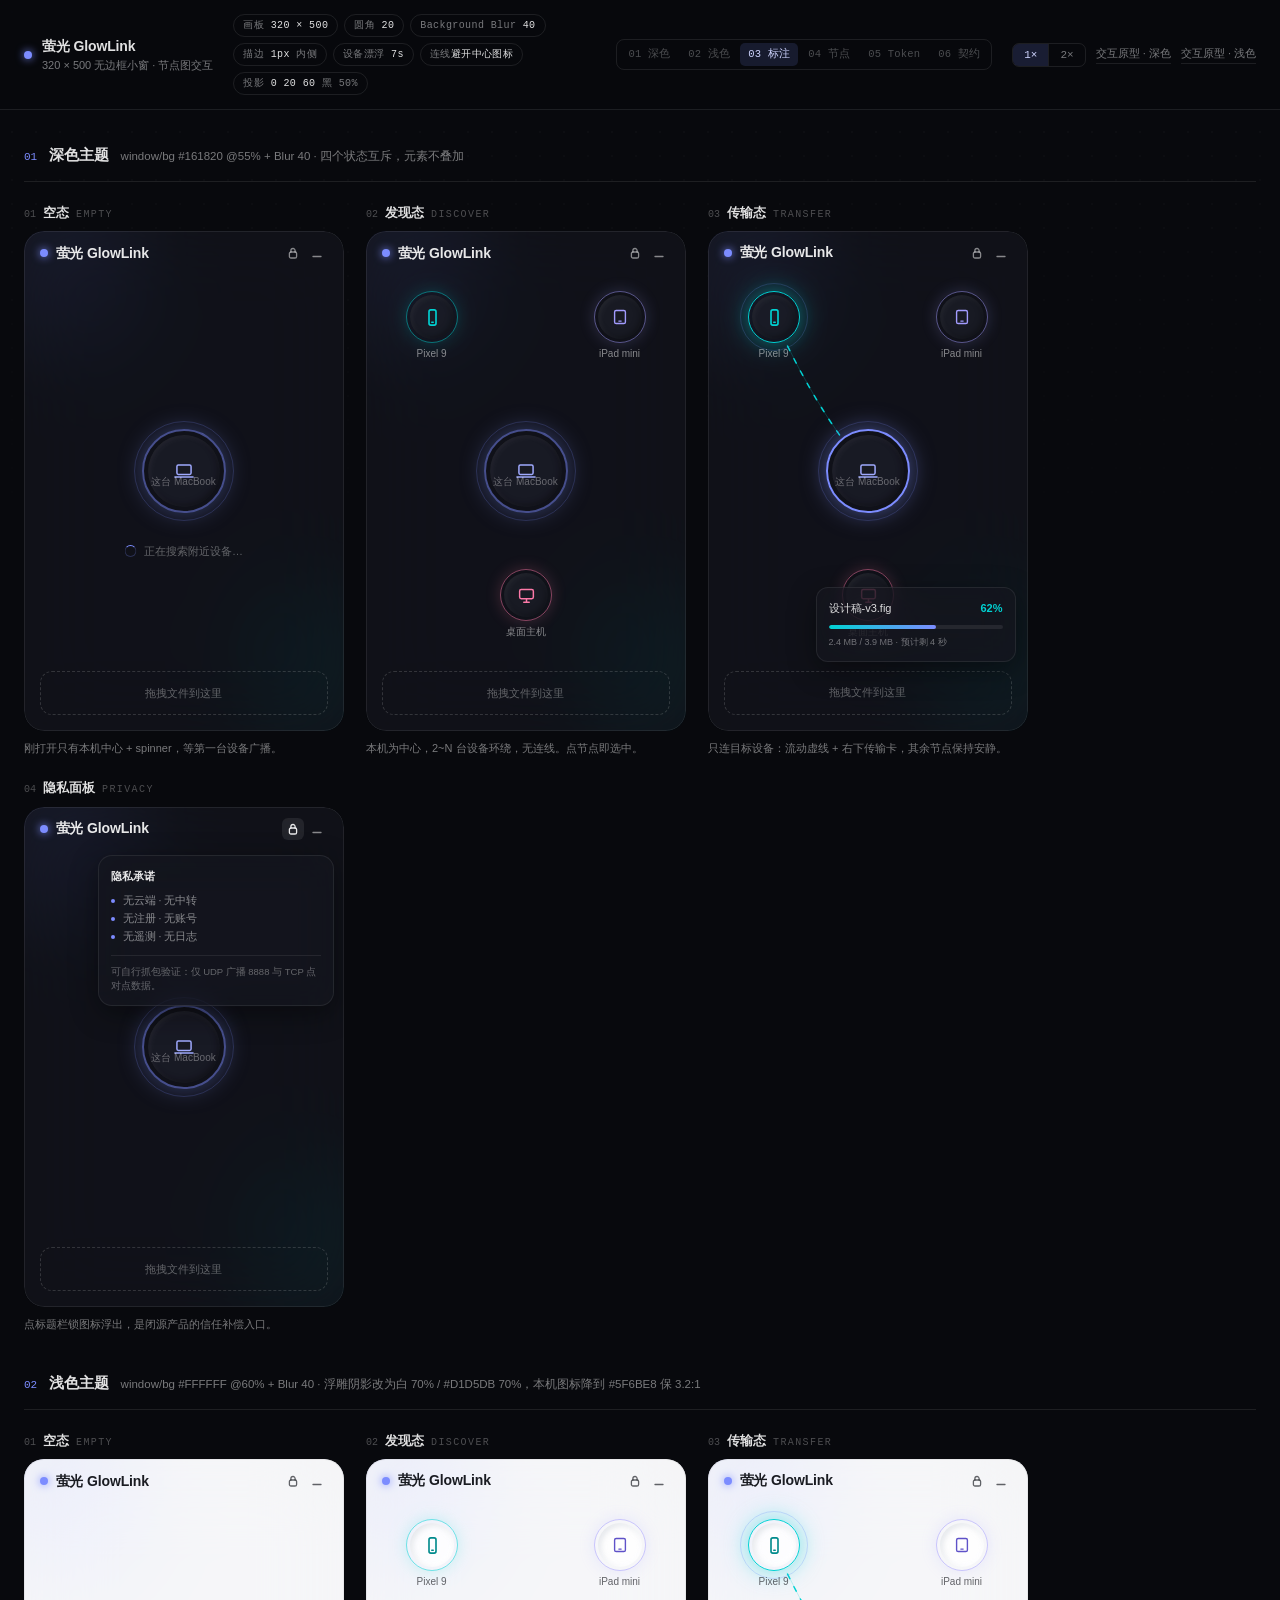
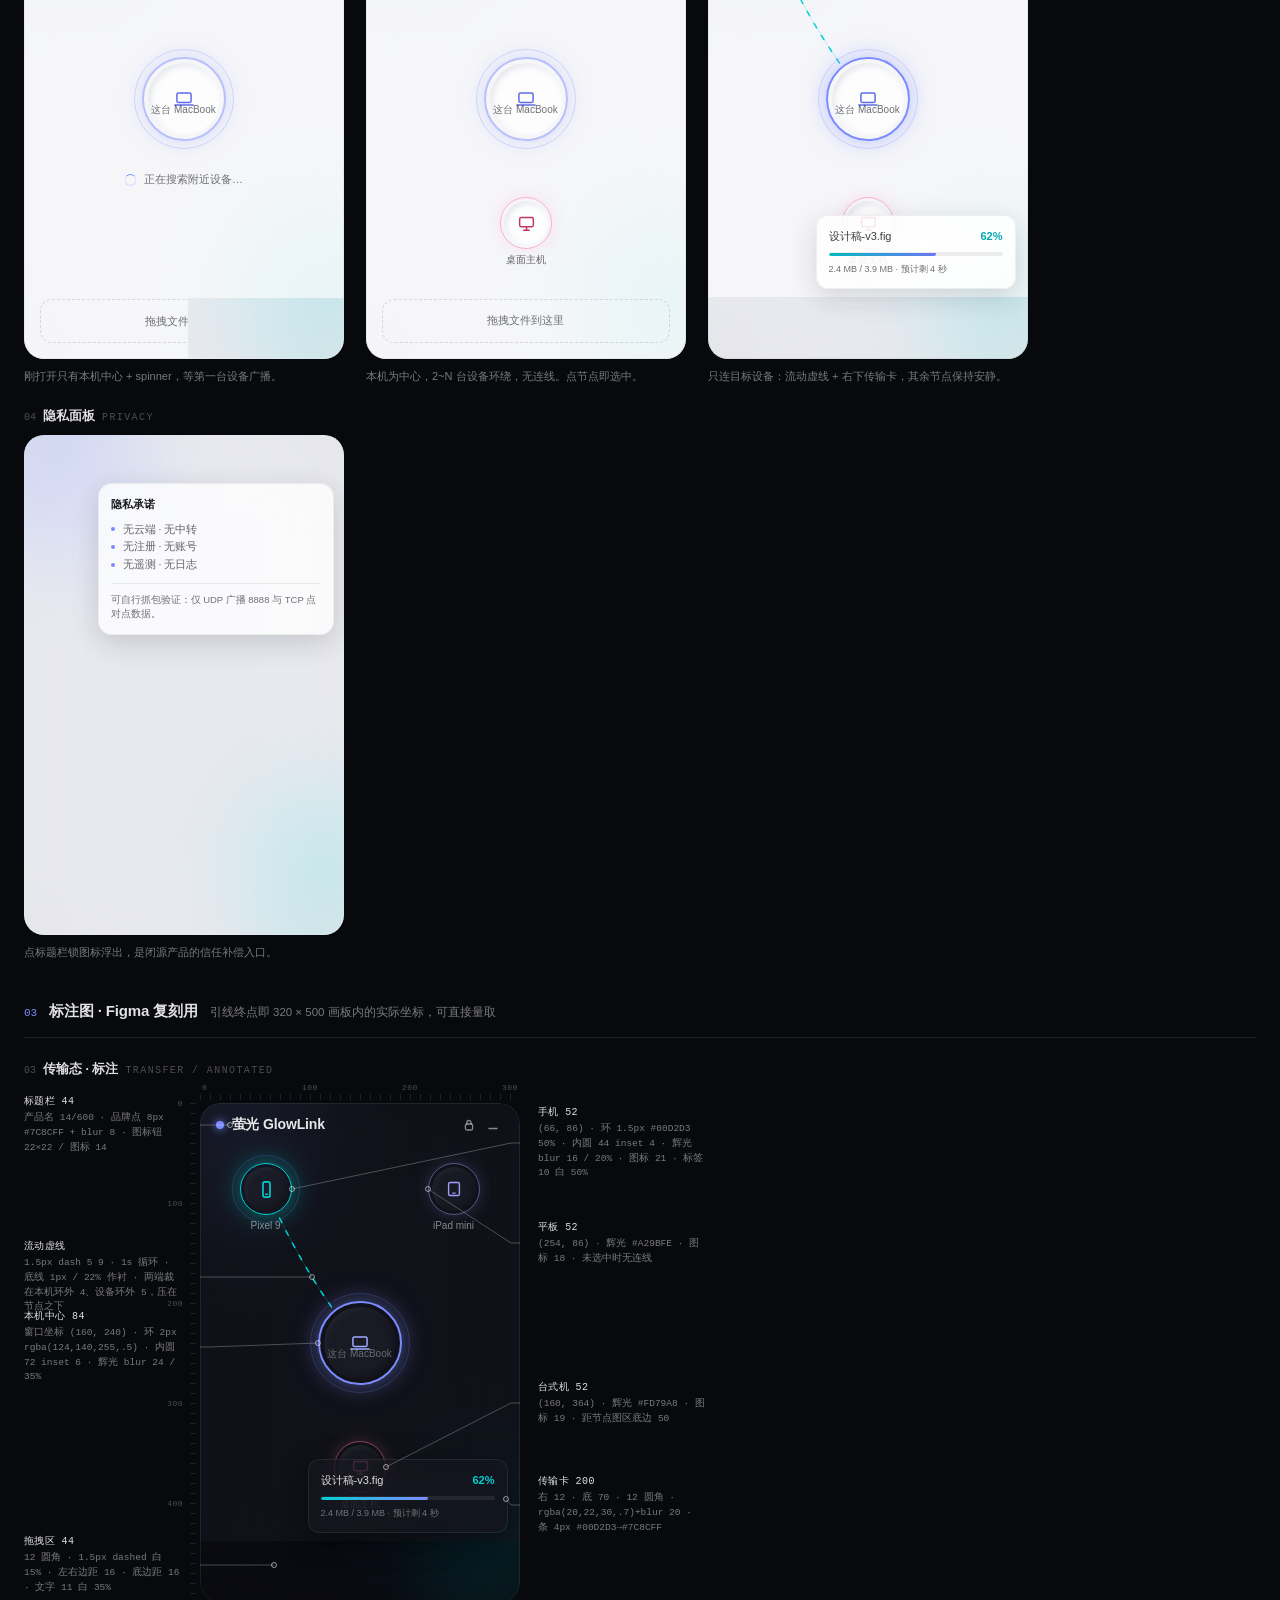
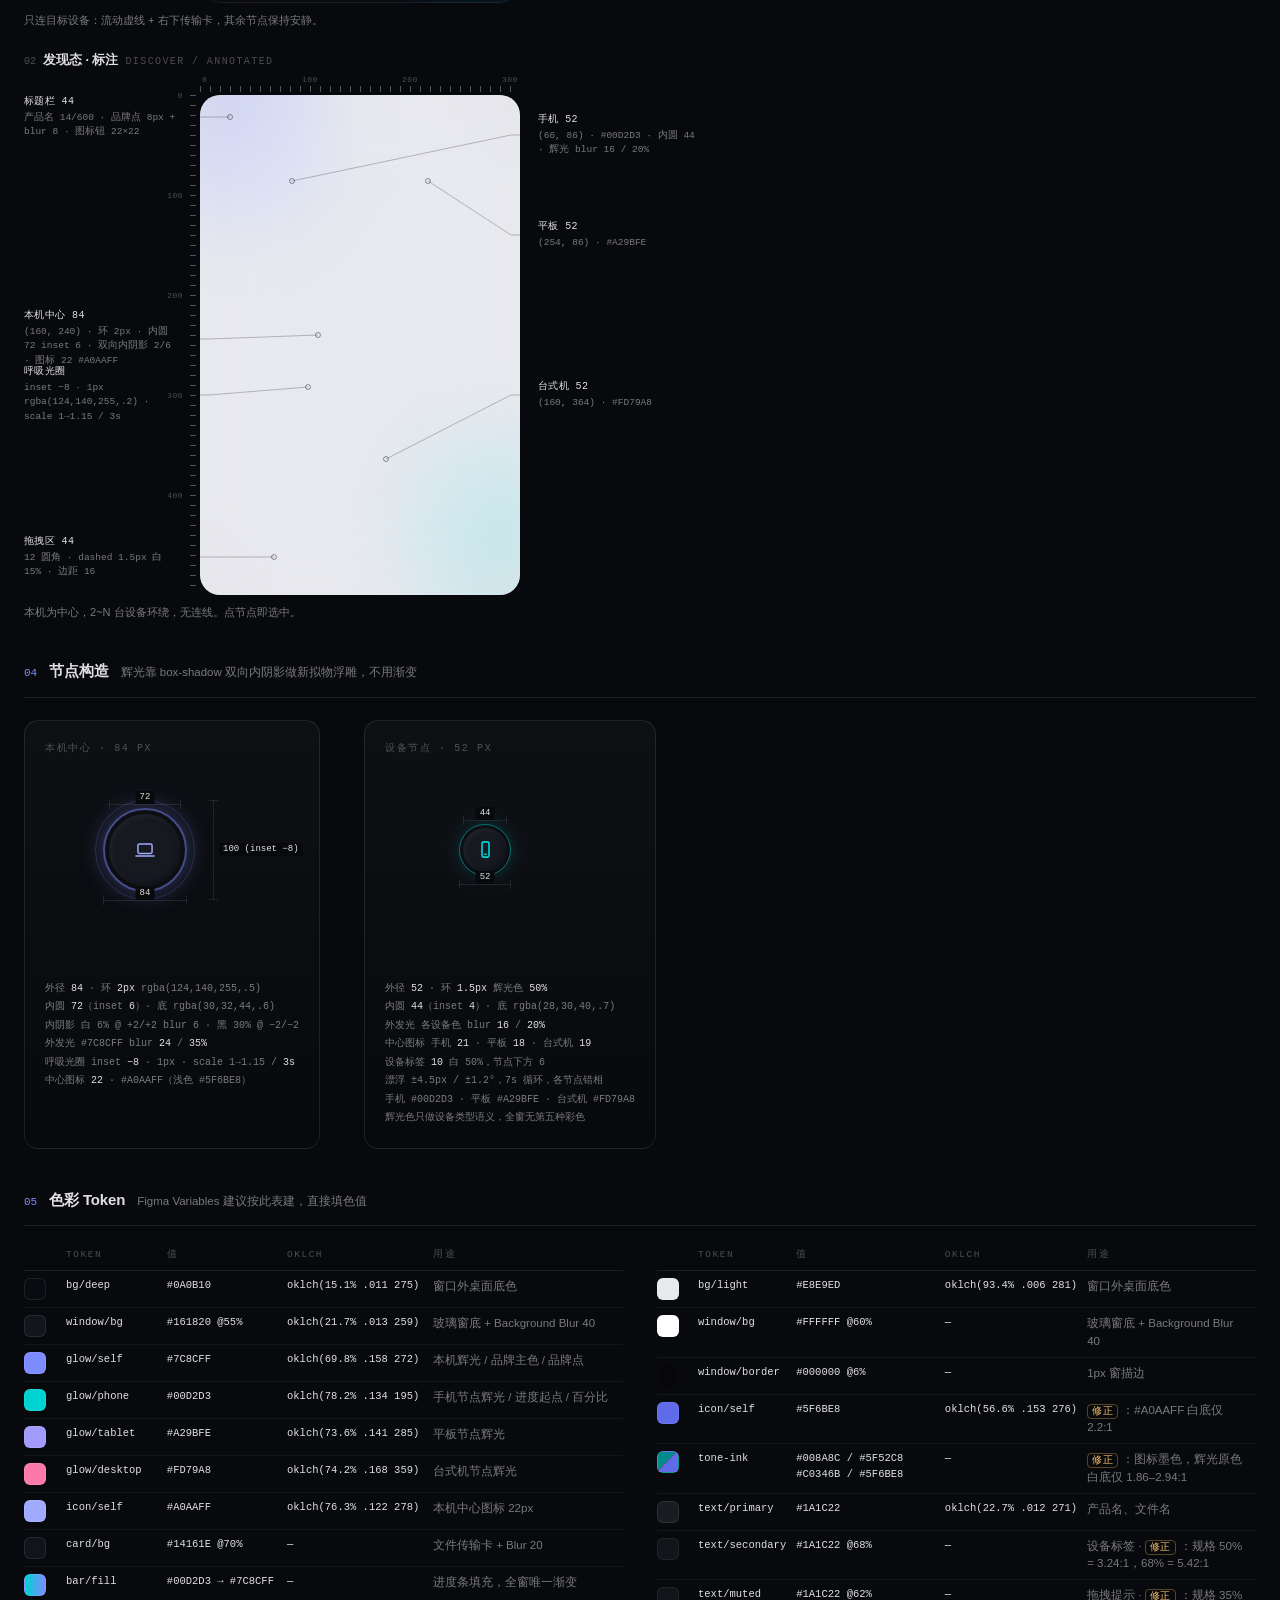
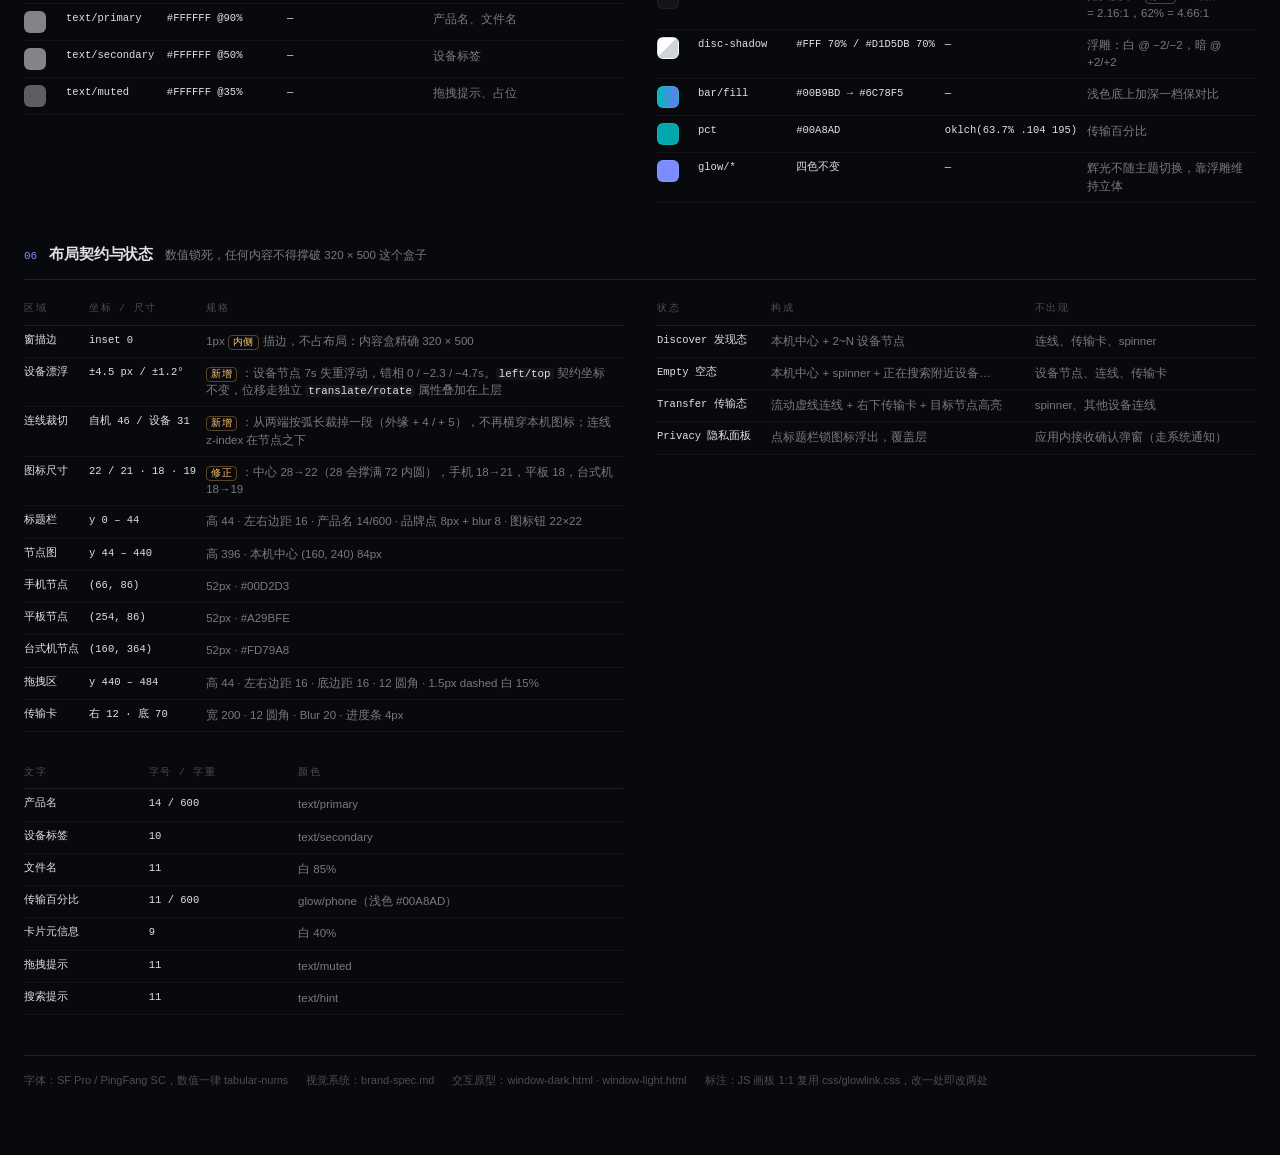
<file: glowlink-design/index.html>
<!doctype html>
<html lang="zh-CN" data-theme="dark">
  <head>
    <meta charset="utf-8" />
    <meta name="viewport" content="width=device-width, initial-scale=1" />
    <title>萤光 GlowLink · 320×500 小窗设计图</title>
    <link rel="stylesheet" href="css/glowlink.css" />
    <style>
      /* ============================================================
         图纸外壳（Sheet chrome）
         画板本体复用 css/glowlink.css 的 320×500 窗体样式，
         保证「设计图」与 window-dark / window-light 交互原型像素一致。
         ============================================================ */
      :root {
        --z: 1;
        --sheet: #08090d;
        --panel: #0e1017;
        --line: rgba(255, 255, 255, 0.09);
        --line-soft: rgba(255, 255, 255, 0.05);
        --fg: rgba(255, 255, 255, 0.88);
        --dim: rgba(255, 255, 255, 0.46);
        --mute: rgba(255, 255, 255, 0.28);
        --g-self: #7c8cff;
        --g-phone: #00d2d3;
        --g-tablet: #a29bfe;
        --g-desktop: #fd79a8;
        --font-mono: ui-monospace, "SF Mono", SFMono-Regular, Menlo, monospace;
      }
      html,
      body {
        height: auto;
      }
      body {
        background: var(--sheet);
        color: var(--fg);
        font-family: "SF Pro Text", -apple-system, BlinkMacSystemFont,
          "PingFang SC", "Helvetica Neue", sans-serif;
        font-size: 13px;
        line-height: 1.5;
        -webkit-font-smoothing: antialiased;
        -moz-osx-font-smoothing: grayscale;
        overflow-x: hidden;
      }
      body::before {
        content: "";
        position: fixed;
        inset: 0;
        z-index: 0;
        pointer-events: none;
        background-image: radial-gradient(
          rgba(255, 255, 255, 0.055) 1px,
          transparent 1px
        );
        background-size: 24px 24px;
        mask-image: linear-gradient(180deg, rgba(0, 0, 0, 0.5), transparent 70%);
      }
      main,
      header {
        position: relative;
        z-index: 1;
      }
      .wrap {
        width: min(1360px, 100% - 48px);
        margin: 0 auto;
      }
      .mono {
        font-family: var(--font-mono);
        font-variant-numeric: tabular-nums;
      }
      .kicker {
        font-family: var(--font-mono);
        font-size: 10px;
        letter-spacing: 0.22em;
        text-transform: uppercase;
        color: var(--mute);
      }

      /* ---------- 页头 ---------- */
      .head {
        position: sticky;
        top: 0;
        z-index: 40;
        background: rgba(8, 9, 13, 0.86);
        backdrop-filter: blur(14px);
        -webkit-backdrop-filter: blur(14px);
        border-bottom: 1px solid var(--line);
      }
      .head__in {
        display: flex;
        align-items: center;
        gap: 20px;
        padding: 14px 0;
      }
      .head__mark {
        display: flex;
        align-items: center;
        gap: 10px;
        flex: 0 0 auto;
      }
      .head__dot {
        width: 8px;
        height: 8px;
        border-radius: 50%;
        background: var(--g-self);
        box-shadow: 0 0 8px var(--g-self);
      }
      .head__name {
        font-size: 14px;
        font-weight: 600;
        letter-spacing: -0.01em;
      }
      .head__sub {
        font-size: 11px;
        color: var(--dim);
      }
      .head__chips {
        display: flex;
        flex-wrap: wrap;
        gap: 6px;
      }
      .chip {
        font-family: var(--font-mono);
        font-size: 10px;
        letter-spacing: 0.04em;
        color: var(--dim);
        border: 1px solid var(--line);
        border-radius: 999px;
        padding: 3px 9px;
        white-space: nowrap;
      }
      .chip b {
        color: var(--fg);
        font-weight: 500;
      }
      .head__tools {
        display: flex;
        align-items: center;
        gap: 10px;
        flex: 0 0 auto;
      }
      /* 分区跳转：6 段图纸里 03 标注是复刻 Figma 时最先用到的，
         给它一个视觉重音，其余保持同权。 */
      .head__jump {
        display: flex;
        align-items: center;
        gap: 2px;
        margin-left: auto;
        padding: 3px;
        border: 1px solid var(--line);
        border-radius: 8px;
      }
      .head__jump a {
        font-family: var(--font-mono);
        font-size: 10.5px;
        letter-spacing: 0.02em;
        color: var(--mute);
        text-decoration: none;
        padding: 4px 8px;
        border-radius: 5px;
        white-space: nowrap;
        transition: color 0.15s, background 0.15s;
      }
      .head__jump a:hover {
        color: var(--fg);
        background: rgba(255, 255, 255, 0.06);
      }
      .head__jump a.is-key {
        color: #cfd5ff;
        background: rgba(124, 140, 255, 0.14);
      }
      .head__jump a.is-key:hover {
        background: rgba(124, 140, 255, 0.22);
      }
      .seg {
        display: inline-flex;
        border: 1px solid var(--line);
        border-radius: 7px;
        overflow: hidden;
      }
      .seg button {
        appearance: none;
        border: 0;
        background: transparent;
        color: var(--dim);
        font-family: var(--font-mono);
        font-size: 11px;
        padding: 5px 11px;
        cursor: pointer;
      }
      .seg button + button {
        border-left: 1px solid var(--line);
      }
      .seg button[aria-pressed="true"] {
        background: rgba(124, 140, 255, 0.16);
        color: #cfd5ff;
      }
      .lnk {
        font-size: 11px;
        color: var(--dim);
        text-decoration: none;
        border-bottom: 1px solid var(--line);
        padding-bottom: 1px;
        white-space: nowrap;
      }
      .lnk:hover {
        color: var(--fg);
        border-color: var(--g-self);
      }

      /* ---------- 区块 ---------- */
      .band {
        padding: 34px 0 6px;
      }
      .band__top {
        display: flex;
        align-items: baseline;
        gap: 12px;
        padding-bottom: 14px;
        border-bottom: 1px solid var(--line);
        margin-bottom: 22px;
      }
      .band__no {
        font-family: var(--font-mono);
        font-size: 11px;
        color: var(--g-self);
      }
      .band__h {
        font-size: 15px;
        font-weight: 600;
        letter-spacing: -0.01em;
      }
      .band__d {
        font-size: 11.5px;
        color: var(--dim);
      }
      .row {
        display: flex;
        flex-wrap: wrap;
        gap: 22px;
      }

      /* ---------- 画板 ---------- */
      .ab {
        margin: 0;
        flex: 0 0 auto;
      }
      .ab__cap {
        display: flex;
        align-items: baseline;
        gap: 7px;
        margin-bottom: 9px;
      }
      .ab__no {
        font-family: var(--font-mono);
        font-size: 10px;
        color: var(--mute);
      }
      .ab__zh {
        font-size: 12.5px;
        font-weight: 600;
      }
      .ab__en {
        font-family: var(--font-mono);
        font-size: 10px;
        letter-spacing: 0.14em;
        text-transform: uppercase;
        color: var(--mute);
      }
      .ab__note {
        font-size: 11px;
        color: var(--dim);
        margin: 9px 0 0;
        max-width: 320px;
      }
      .ab__slot {
        position: relative;
        width: calc(320px * var(--z));
        height: calc(500px * var(--z));
      }
      .ab__stage {
        position: relative;
        width: 320px;
        height: 500px;
        transform: scale(var(--z));
        transform-origin: 0 0;
        border-radius: 20px;
        overflow: hidden;
      }
      .ab__desk {
        position: absolute;
        inset: 0;
        background: #0a0b10;
      }
      .ab__desk::after {
        content: "";
        position: absolute;
        inset: -20%;
        background: radial-gradient(
            38% 30% at 24% 18%,
            rgba(124, 140, 255, 0.16),
            transparent 70%
          ),
          radial-gradient(
            34% 26% at 78% 76%,
            rgba(0, 210, 211, 0.11),
            transparent 70%
          );
        filter: blur(6px);
      }
      .ab[data-theme="light"] .ab__desk {
        background: #e8e9ed;
      }
      .ab[data-theme="light"] .ab__desk::after {
        background: radial-gradient(
            38% 30% at 24% 18%,
            rgba(124, 140, 255, 0.2),
            transparent 70%
          ),
          radial-gradient(
            34% 26% at 78% 76%,
            rgba(0, 210, 211, 0.14),
            transparent 70%
          );
      }

      /* ---------- 标注层 ---------- */
      .anno {
        display: flex;
        align-items: flex-start;
        gap: 0;
      }
      .anno__gutter {
        position: relative;
        margin-top: 16px;
        width: 176px;
        flex: 0 0 176px;
        height: 500px;
      }
      .anno__gutter--r {
        width: 186px;
        flex-basis: 186px;
      }
      .tag {
        position: absolute;
        top: 0;
        width: 158px;
      }
      .tag--r {
        left: auto;
        right: 0;
        width: 168px;
        text-align: left;
      }
      .tag__t {
        font-family: var(--font-mono);
        font-size: 10px;
        letter-spacing: 0.04em;
        color: var(--fg);
        display: block;
      }
      .tag__d {
        font-family: var(--font-mono);
        font-size: 9.5px;
        line-height: 1.55;
        color: var(--dim);
        display: block;
        margin-top: 2px;
      }
      .anno__lines {
        position: absolute;
        inset: 0;
        width: 320px;
        height: 500px;
        pointer-events: none;
        z-index: 6;
      }
      .anno__lines path {
        fill: none;
        stroke: rgba(255, 255, 255, 0.3);
        stroke-width: 1;
      }
      .anno__lines circle {
        fill: none;
        stroke: rgba(255, 255, 255, 0.55);
        stroke-width: 1;
      }
      .ruler {
        position: absolute;
        font-family: var(--font-mono);
        font-size: 8px;
        letter-spacing: 0.06em;
        color: var(--mute);
        pointer-events: none;
      }
      .ruler--x {
        top: -15px;
        left: 0;
        width: 320px;
        height: 12px;
        background-image: repeating-linear-gradient(
          90deg,
          var(--line) 0 1px,
          transparent 1px 10px
        );
        background-position: 0 100%;
        background-size: 320px 6px;
        background-repeat: no-repeat;
      }
      .ruler--y {
        top: 0;
        left: -16px;
        width: 12px;
        height: 500px;
        background-image: repeating-linear-gradient(
          180deg,
          var(--line) 0 1px,
          transparent 1px 10px
        );
        background-position: 100% 0;
        background-size: 6px 500px;
        background-repeat: no-repeat;
      }
      .ruler i {
        position: absolute;
        font-style: normal;
      }
      .ruler--x i {
        bottom: 6px;
      }
      .ruler--y i {
        right: 13px;
      }
      .anno__mid {
        position: relative;
        flex: 0 0 auto;
        margin-top: 16px;
      }

      /* ---------- 节点分解 ---------- */
      .ex {
        display: flex;
        flex-wrap: wrap;
        gap: 44px;
      }
      .ex__fig {
        margin: 0;
        padding: 20px;
        border: 1px solid var(--line);
        border-radius: 14px;
        background: linear-gradient(
            180deg,
            rgba(255, 255, 255, 0.028),
            transparent
          ),
          var(--sheet);
      }
      .ex__cap {
        font-family: var(--font-mono);
        font-size: 10px;
        letter-spacing: 0.16em;
        text-transform: uppercase;
        color: var(--mute);
        margin-bottom: 16px;
      }
      .ex__box {
        position: relative;
        width: 200px;
        height: 190px;
      }
      .ex-node {
        position: absolute;
        left: 50%;
        top: 78px;
        transform: translate(-50%, -50%);
        display: grid;
        place-items: center;
      }
      .ex-node--self {
        width: 84px;
        height: 84px;
      }
      .ex-node--dev {
        width: 52px;
        height: 52px;
      }
      .ex-halo {
        position: absolute;
        inset: -8px;
        border-radius: 50%;
        border: 1px solid rgba(124, 140, 255, 0.2);
        animation: ex-breathe 3s ease-in-out infinite;
      }
      .ex-ring {
        position: absolute;
        inset: 0;
        border-radius: 50%;
        border: 2px solid rgba(124, 140, 255, 0.5);
        box-shadow: 0 0 24px rgba(124, 140, 255, 0.35);
      }
      .ex-node--dev .ex-ring {
        border-width: 1.5px;
        border-color: color-mix(in oklab, var(--tone) 50%, transparent);
        box-shadow: 0 0 16px color-mix(in oklab, var(--tone) 20%, transparent);
      }
      .ex-disc {
        position: absolute;
        inset: 6px;
        border-radius: 50%;
        background: rgba(30, 32, 44, 0.6);
        box-shadow: inset 2px 2px 6px rgba(255, 255, 255, 0.06),
          inset -2px -2px 6px rgba(0, 0, 0, 0.3);
        display: grid;
        place-items: center;
        color: #a0aaff;
      }
      .ex-node--dev .ex-disc {
        inset: 4px;
        background: rgba(28, 30, 40, 0.7);
        color: var(--tone);
      }
      .ex-disc svg {
        width: 22px;
        height: 22px;
      }
      .ex-node--dev .ex-disc svg {
        width: 18px;
        height: 18px;
      }
      .ex-node--dev.ex-node--phone .ex-disc svg {
        width: 21px;
        height: 21px;
      }
      .ex-node--dev.ex-node--desktop .ex-disc svg {
        width: 19px;
        height: 19px;
      }
      @keyframes ex-breathe {
        0%,
        100% {
          transform: scale(1);
          opacity: 0.9;
        }
        50% {
          transform: scale(1.15);
          opacity: 0.25;
        }
      }
      /* 分解图里的设备节点复用同一套失重漂浮，放慢一倍便于看清轨迹 */
      .ex-node--dev {
        animation: ex-drift 11s ease-in-out infinite;
      }
      @keyframes ex-drift {
        0%,
        100% {
          transform: translate(-50%, -50%) translate(0, 0) rotate(0deg);
        }
        32% {
          transform: translate(-50%, -50%) translate(3.5px, -4.5px) rotate(-1.2deg);
        }
        66% {
          transform: translate(-50%, -50%) translate(-2.5px, 3px) rotate(0.9deg);
        }
      }
      .dim {
        position: absolute;
        font-family: var(--font-mono);
        font-size: 9px;
        color: var(--dim);
      }
      .dim--h {
        height: 1px;
        background: var(--line);
      }
      .dim--h::before,
      .dim--h::after {
        content: "";
        position: absolute;
        top: -4px;
        width: 1px;
        height: 9px;
        background: var(--line);
      }
      .dim--h::before {
        left: 0;
      }
      .dim--h::after {
        right: 0;
      }
      .dim--h b {
        position: absolute;
        left: 50%;
        top: -13px;
        transform: translateX(-50%);
        font-weight: 400;
        color: var(--fg);
        background: var(--sheet);
        padding: 0 4px;
        white-space: nowrap;
      }
      .dim--v {
        width: 1px;
        background: var(--line);
      }
      .dim--v::before,
      .dim--v::after {
        content: "";
        position: absolute;
        left: -4px;
        width: 9px;
        height: 1px;
        background: var(--line);
      }
      .dim--v::before {
        top: 0;
      }
      .dim--v::after {
        bottom: 0;
      }
      .dim--v b {
        position: absolute;
        top: 50%;
        left: 6px;
        transform: translateY(-50%);
        font-weight: 400;
        color: var(--fg);
        background: var(--sheet);
        padding: 0 4px;
        white-space: nowrap;
      }
      .ex__notes {
        list-style: none;
        margin: 18px 0 0;
        padding: 0;
        font-family: var(--font-mono);
        font-size: 10px;
        line-height: 1.85;
        color: var(--dim);
      }
      .ex__notes b {
        color: var(--fg);
        font-weight: 500;
      }

      /* ---------- 表 ---------- */
      .tbl {
        width: 100%;
        border-collapse: collapse;
        font-size: 11.5px;
      }
      .tbl th {
        text-align: left;
        font-family: var(--font-mono);
        font-size: 9.5px;
        letter-spacing: 0.16em;
        text-transform: uppercase;
        color: var(--mute);
        font-weight: 400;
        padding: 0 10px 8px 0;
        border-bottom: 1px solid var(--line);
      }
      .tbl td {
        padding: 7px 10px 7px 0;
        border-bottom: 1px solid var(--line-soft);
        color: var(--dim);
        vertical-align: top;
      }
      .tbl td.k {
        color: var(--fg);
        font-family: var(--font-mono);
        font-size: 10.5px;
        white-space: nowrap;
      }
      .tbl td.v {
        font-family: var(--font-mono);
        font-size: 10.5px;
        color: var(--fg);
        white-space: nowrap;
        font-variant-numeric: tabular-nums;
      }
      /* 规格外修正标记：凡与 Figma 规格不一致处都必须显式标出 */
      .tbl code {
        font-family: var(--font-mono);
        font-size: 0.94em;
        color: var(--fg);
        background: color-mix(in oklab, var(--line) 55%, transparent);
        border-radius: 3px;
        padding: 0 3px;
      }
      .fix {
        font-family: var(--font-mono);
        font-size: 9.5px;
        font-weight: 500;
        letter-spacing: 0.06em;
        color: #ffc46b;
        border: 1px solid rgba(255, 196, 107, 0.32);
        border-radius: 4px;
        padding: 1px 4px;
        margin-right: 4px;
        white-space: nowrap;
      }
      .sw {
        display: inline-block;
        width: 22px;
        height: 22px;
        border-radius: 6px;
        border: 1px solid var(--line);
        vertical-align: middle;
        margin-right: 9px;
      }
      .cols {
        display: grid;
        grid-template-columns: repeat(auto-fit, minmax(min(420px, 100%), 1fr));
        gap: 34px;
      }
      /* Token 表列多且数值不折行：窄屏时表内横向滚动，不撑破页面 */
      .tbl {
        min-width: 460px;
      }
      .tblwrap {
        overflow-x: auto;
        overscroll-behavior-x: contain;
      }
      .foot {
        margin: 40px 0 60px;
        padding-top: 16px;
        border-top: 1px solid var(--line);
        font-size: 11px;
        color: var(--mute);
        display: flex;
        flex-wrap: wrap;
        gap: 18px;
      }

      /* ---------- 浅色画板：作用域内的 token 覆盖 ---------- */
      .ab[data-theme="light"] {
        --win-bg: rgba(255, 255, 255, 0.6);
        --win-border: rgba(0, 0, 0, 0.06);
        --win-shadow: 0 20px 60px rgba(24, 26, 34, 0.24);
        --icon-self: #5f6be8;
        --halo: rgba(124, 140, 255, 0.28);
        --ring-mix: 55%;
        --disc-self: rgba(255, 255, 255, 0.72);
        --disc: rgba(255, 255, 255, 0.82);
        --disc-shadow: inset -2px -2px 6px rgba(255, 255, 255, 0.7),
          inset 2px 2px 6px rgba(209, 213, 219, 0.7);
        --self-glow: 0 0 24px rgba(124, 140, 255, 0.28);
        --node-glow: 0 0 16px rgba(124, 140, 255, 0.22);
        --text-primary: #1a1c22;
        --text-secondary: rgba(26, 28, 34, 0.68);
        --text-muted: rgba(26, 28, 34, 0.62);
        --text-hint: rgba(26, 28, 34, 0.64);
        --xfer-name: rgba(26, 28, 34, 0.85);
        --drop-border: rgba(26, 28, 34, 0.14);
        --drop-hover-bg: rgba(124, 140, 255, 0.12);
        --card-bg: rgba(255, 255, 255, 0.78);
        --card-shadow: 0 8px 28px rgba(24, 26, 34, 0.16);
        --bar-bg: rgba(26, 28, 34, 0.08);
        --fill-from: #00b9bd;
        --fill-to: #6c78f5;
        --pct: #00a8ad;
        --hairline: rgba(26, 28, 34, 0.08);
        --hover-bg: rgba(26, 28, 34, 0.05);
        --iconbtn-hover: rgba(26, 28, 34, 0.07);
      }
      .ab .anno__lines path {
        stroke: rgba(255, 255, 255, 0.26);
      }
      .ab[data-theme="light"] .anno__lines path {
        stroke: rgba(0, 0, 0, 0.24);
      }
      .ab[data-theme="light"] .anno__lines circle {
        stroke: rgba(0, 0, 0, 0.4);
      }
      .ab[data-theme="light"] .ruler {
        background-image: repeating-linear-gradient(
          90deg,
          rgba(255, 255, 255, 0.3) 0 1px,
          transparent 1px 10px
        );
      }
      .ab[data-theme="light"] .ruler--y {
        background-image: repeating-linear-gradient(
          180deg,
          rgba(255, 255, 255, 0.3) 0 1px,
          transparent 1px 10px
        );
      }

      @media (max-width: 1180px) {
        .head__chips {
          display: none;
        }
      }
      @media (max-width: 1040px) {
        .head__jump {
          display: none;
        }
        .head__tools {
          margin-left: auto;
        }
      }
      @media (max-width: 760px) {
        .wrap {
          width: calc(100% - 28px);
        }
        .anno__gutter {
          display: none;
        }
      }
    </style>
  </head>
  <body>
    <header class="head">
      <div class="wrap head__in">
        <div class="head__mark">
          <span class="head__dot"></span>
          <div>
            <div class="head__name">萤光 GlowLink</div>
            <div class="head__sub">320 × 500 无边框小窗 · 节点图交互</div>
          </div>
        </div>
        <div class="head__chips">
          <span class="chip">画板 <b>320 × 500</b></span>
          <span class="chip">圆角 <b>20</b></span>
          <span class="chip">Background Blur <b>40</b></span>
          <span class="chip">描边 <b>1px</b> 内侧</span>
          <span class="chip">设备漂浮 <b>7s</b></span>
          <span class="chip">连线<b>避开中心图标</b></span>
          <span class="chip">投影 <b>0 20 60</b> 黑 50%</span>
        </div>
        <nav class="head__jump" aria-label="图纸分区">
          <a href="#b1">01 深色</a>
          <a href="#b2">02 浅色</a>
          <a href="#b3" class="is-key">03 标注</a>
          <a href="#b4">04 节点</a>
          <a href="#b5">05 Token</a>
          <a href="#b6">06 契约</a>
        </nav>
        <div class="head__tools">
          <div class="seg" role="group" aria-label="缩放">
            <button type="button" data-zoom="1" aria-pressed="true">1×</button>
            <button type="button" data-zoom="2" aria-pressed="false">2×</button>
          </div>
          <a class="lnk" href="window-dark.html">交互原型 · 深色</a>
          <a class="lnk" href="window-light.html">交互原型 · 浅色</a>
        </div>
      </div>
    </header>

    <main class="wrap">
      <!-- ============ 01 深色 ============ -->
      <section class="band" id="b1">
        <div class="band__top">
          <span class="band__no">01</span>
          <h2 class="band__h">深色主题</h2>
          <p class="band__d">
            window/bg #161820 @55% + Blur 40 · 四个状态互斥，元素不叠加
          </p>
        </div>
        <div class="row" data-artboards="dark"></div>
      </section>

      <!-- ============ 02 浅色 ============ -->
      <section class="band" id="b2">
        <div class="band__top">
          <span class="band__no">02</span>
          <h2 class="band__h">浅色主题</h2>
          <p class="band__d">
            window/bg #FFFFFF @60% + Blur 40 · 浮雕阴影改为白 70% / #D1D5DB
            70%，本机图标降到 #5F6BE8 保 3.2:1
          </p>
        </div>
        <div class="row" data-artboards="light"></div>
      </section>

      <!-- ============ 03 标注 ============ -->
      <section class="band" id="b3">
        <div class="band__top">
          <span class="band__no">03</span>
          <h2 class="band__h">标注图 · Figma 复刻用</h2>
          <p class="band__d">
            引线终点即 320 × 500 画板内的实际坐标，可直接量取
          </p>
        </div>
        <div class="row" data-annotated></div>
      </section>

      <!-- ============ 04 节点分解 ============ -->
      <section class="band" id="b4">
        <div class="band__top">
          <span class="band__no">04</span>
          <h2 class="band__h">节点构造</h2>
          <p class="band__d">辉光靠 box-shadow 双向内阴影做新拟物浮雕，不用渐变</p>
        </div>
        <div class="ex">
          <figure class="ex__fig">
            <div class="ex__cap">本机中心 · 84 px</div>
            <div class="ex__box">
              <div class="ex-node ex-node--self">
                <span class="ex-halo"></span>
                <span class="ex-ring"></span>
                <span class="ex-disc">
                  <svg viewBox="0 0 28 28" fill="none" stroke="currentColor" stroke-width="1.9" stroke-linecap="round" stroke-linejoin="round" aria-hidden="true">
                    <rect x="5" y="6.5" width="18" height="12" rx="1.8" />
                    <path d="M2.5 21.5h23" />
                  </svg>
                </span>
              </div>
              <span class="dim dim--h" style="left: 58px; top: 128px; width: 84px"><b>84</b></span>
              <span class="dim dim--h" style="left: 64px; top: 32px; width: 72px"><b>72</b></span>
              <span class="dim dim--v" style="top: 28px; left: 168px; height: 100px"><b>100 (inset −8)</b></span>
            </div>
            <ul class="ex__notes">
              <li>外径 <b>84</b> · 环 <b>2px</b> rgba(124,140,255,.5)</li>
              <li>内圆 <b>72</b>（inset <b>6</b>）· 底 rgba(30,32,44,.6)</li>
              <li>内阴影 白 6% @ +2/+2 blur 6 · 黑 30% @ −2/−2</li>
              <li>外发光 #7C8CFF blur <b>24</b> / <b>35%</b></li>
              <li>呼吸光圈 inset <b>−8</b> · 1px · scale 1→1.15 / <b>3s</b></li>
              <li>中心图标 <b>22</b> · #A0AAFF（浅色 #5F6BE8）</li>
            </ul>
          </figure>
          <figure class="ex__fig">
            <div class="ex__cap">设备节点 · 52 px</div>
            <div class="ex__box">
              <div class="ex-node ex-node--dev ex-node--phone" style="--tone: #00d2d3">
                <span class="ex-ring"></span>
                <span class="ex-disc">
                  <svg viewBox="0 0 18 18" fill="none" stroke="currentColor" stroke-width="1.4" stroke-linecap="round" stroke-linejoin="round" aria-hidden="true">
                    <rect x="6" y="2.5" width="6" height="13" rx="1.6" />
                    <path d="M8.4 13.1h1.2" />
                  </svg>
                </span>
              </div>
              <span class="dim dim--h" style="left: 74px; top: 112px; width: 52px"><b>52</b></span>
              <span class="dim dim--h" style="left: 78px; top: 48px; width: 44px"><b>44</b></span>
            </div>
            <ul class="ex__notes">
              <li>外径 <b>52</b> · 环 <b>1.5px</b> 辉光色 <b>50%</b></li>
              <li>内圆 <b>44</b>（inset <b>4</b>）· 底 rgba(28,30,40,.7)</li>
              <li>外发光 各设备色 blur <b>16</b> / <b>20%</b></li>
              <li>中心图标 手机 <b>21</b> · 平板 <b>18</b> · 台式机 <b>19</b></li>
              <li>设备标签 <b>10</b> 白 50%，节点下方 6</li>
              <li>漂浮 ±4.5px / ±1.2°，7s 循环，各节点错相</li>
              <li>手机 #00D2D3 · 平板 #A29BFE · 台式机 #FD79A8</li>
              <li>辉光色只做设备类型语义，全窗无第五种彩色</li>
            </ul>
          </figure>
        </div>
      </section>

      <!-- ============ 05 色彩 Token ============ -->
      <section class="band" id="b5">
        <div class="band__top">
          <span class="band__no">05</span>
          <h2 class="band__h">色彩 Token</h2>
          <p class="band__d">Figma Variables 建议按此表建，直接填色值</p>
        </div>
        <div class="cols">
          <div class="tblwrap">
          <table class="tbl">
            <thead>
              <tr>
                <th></th>
                <th>Token</th>
                <th>值</th>
                <th>OKLch</th>
                <th>用途</th>
              </tr>
            </thead>
            <tbody>
              <tr>
                <td><span class="sw" style="background: #0a0b10"></span></td>
                <td class="k">bg/deep</td>
                <td class="v">#0A0B10</td>
                <td class="v">oklch(15.1% .011 275)</td>
                <td>窗口外桌面底色</td>
              </tr>
              <tr>
                <td><span class="sw" style="background: rgba(22,24,32,.9)"></span></td>
                <td class="k">window/bg</td>
                <td class="v">#161820 @55%</td>
                <td class="v">oklch(21.7% .013 259)</td>
                <td>玻璃窗底 + Background Blur 40</td>
              </tr>
              <tr>
                <td><span class="sw" style="background: #7c8cff"></span></td>
                <td class="k">glow/self</td>
                <td class="v">#7C8CFF</td>
                <td class="v">oklch(69.8% .158 272)</td>
                <td>本机辉光 / 品牌主色 / 品牌点</td>
              </tr>
              <tr>
                <td><span class="sw" style="background: #00d2d3"></span></td>
                <td class="k">glow/phone</td>
                <td class="v">#00D2D3</td>
                <td class="v">oklch(78.2% .134 195)</td>
                <td>手机节点辉光 / 进度起点 / 百分比</td>
              </tr>
              <tr>
                <td><span class="sw" style="background: #a29bfe"></span></td>
                <td class="k">glow/tablet</td>
                <td class="v">#A29BFE</td>
                <td class="v">oklch(73.6% .141 285)</td>
                <td>平板节点辉光</td>
              </tr>
              <tr>
                <td><span class="sw" style="background: #fd79a8"></span></td>
                <td class="k">glow/desktop</td>
                <td class="v">#FD79A8</td>
                <td class="v">oklch(74.2% .168 359)</td>
                <td>台式机节点辉光</td>
              </tr>
              <tr>
                <td><span class="sw" style="background: #a0aaff"></span></td>
                <td class="k">icon/self</td>
                <td class="v">#A0AAFF</td>
                <td class="v">oklch(76.3% .122 278)</td>
                <td>本机中心图标 22px</td>
              </tr>
              <tr>
                <td><span class="sw" style="background: rgba(20,22,30,.95)"></span></td>
                <td class="k">card/bg</td>
                <td class="v">#14161E @70%</td>
                <td class="v">—</td>
                <td>文件传输卡 + Blur 20</td>
              </tr>
              <tr>
                <td><span class="sw" style="background: linear-gradient(90deg,#00d2d3,#7c8cff)"></span></td>
                <td class="k">bar/fill</td>
                <td class="v">#00D2D3 → #7C8CFF</td>
                <td class="v">—</td>
                <td>进度条填充，全窗唯一渐变</td>
              </tr>
              <tr>
                <td><span class="sw" style="background: #fff; opacity: .5"></span></td>
                <td class="k">text/primary</td>
                <td class="v">#FFFFFF @90%</td>
                <td class="v">—</td>
                <td>产品名、文件名</td>
              </tr>
              <tr>
                <td><span class="sw" style="background: #fff; opacity: .5"></span></td>
                <td class="k">text/secondary</td>
                <td class="v">#FFFFFF @50%</td>
                <td class="v">—</td>
                <td>设备标签</td>
              </tr>
              <tr>
                <td><span class="sw" style="background: #fff; opacity: .35"></span></td>
                <td class="k">text/muted</td>
                <td class="v">#FFFFFF @35%</td>
                <td class="v">—</td>
                <td>拖拽提示、占位</td>
              </tr>
            </tbody>
          </table>
          </div>
          <div class="tblwrap">
          <table class="tbl">
            <thead>
              <tr>
                <th></th>
                <th>Token</th>
                <th>值</th>
                <th>OKLch</th>
                <th>用途</th>
              </tr>
            </thead>
            <tbody>
              <tr>
                <td><span class="sw" style="background: #e8e9ed"></span></td>
                <td class="k">bg/light</td>
                <td class="v">#E8E9ED</td>
                <td class="v">oklch(93.4% .006 281)</td>
                <td>窗口外桌面底色</td>
              </tr>
              <tr>
                <td><span class="sw" style="background: #fff"></span></td>
                <td class="k">window/bg</td>
                <td class="v">#FFFFFF @60%</td>
                <td class="v">—</td>
                <td>玻璃窗底 + Background Blur 40</td>
              </tr>
              <tr>
                <td><span class="sw" style="background: #000; opacity: .12"></span></td>
                <td class="k">window/border</td>
                <td class="v">#000000 @6%</td>
                <td class="v">—</td>
                <td>1px 窗描边</td>
              </tr>
              <tr>
                <td><span class="sw" style="background: #5f6be8"></span></td>
                <td class="k">icon/self</td>
                <td class="v">#5F6BE8</td>
                <td class="v">oklch(56.6% .153 276)</td>
                <td><b class="fix">修正</b>：#A0AAFF 白底仅 2.2:1</td>
              </tr>
              <tr>
                <td><span class="sw" style="background: linear-gradient(135deg,#008a8c 46%,#5f52c8 47%,#c0346b 48%,#5f6be8 49%)"></span></td>
                <td class="k">tone-ink</td>
                <td class="v" style="white-space: normal">#008A8C / #5F52C8<br />#C0346B / #5F6BE8</td>
                <td class="v">—</td>
                <td><b class="fix">修正</b>：图标墨色，辉光原色白底仅 1.86–2.94:1</td>
              </tr>
              <tr>
                <td><span class="sw" style="background: #1a1c22"></span></td>
                <td class="k">text/primary</td>
                <td class="v">#1A1C22</td>
                <td class="v">oklch(22.7% .012 271)</td>
                <td>产品名、文件名</td>
              </tr>
              <tr>
                <td><span class="sw" style="background: #1a1c22; opacity: .68"></span></td>
                <td class="k">text/secondary</td>
                <td class="v">#1A1C22 @68%</td>
                <td class="v">—</td>
                <td>设备标签 · <b class="fix">修正</b>：规格 50% = 3.24:1，68% = 5.42:1</td>
              </tr>
              <tr>
                <td><span class="sw" style="background: #1a1c22; opacity: .62"></span></td>
                <td class="k">text/muted</td>
                <td class="v">#1A1C22 @62%</td>
                <td class="v">—</td>
                <td>拖拽提示 · <b class="fix">修正</b>：规格 35% = 2.16:1，62% = 4.66:1</td>
              </tr>
              <tr>
                <td><span class="sw" style="background: linear-gradient(135deg,#fff 46%,#d1d5db 47%)"></span></td>
                <td class="k">disc-shadow</td>
                <td class="v">#FFF 70% / #D1D5DB 70%</td>
                <td class="v">—</td>
                <td>浮雕：白 @ −2/−2，暗 @ +2/+2</td>
              </tr>
              <tr>
                <td><span class="sw" style="background: linear-gradient(90deg,#00b9bd,#6c78f5)"></span></td>
                <td class="k">bar/fill</td>
                <td class="v">#00B9BD → #6C78F5</td>
                <td class="v">—</td>
                <td>浅色底上加深一档保对比</td>
              </tr>
              <tr>
                <td><span class="sw" style="background: #00a8ad"></span></td>
                <td class="k">pct</td>
                <td class="v">#00A8AD</td>
                <td class="v">oklch(63.7% .104 195)</td>
                <td>传输百分比</td>
              </tr>
              <tr>
                <td><span class="sw" style="background: #7c8cff"></span></td>
                <td class="k">glow/*</td>
                <td class="v">四色不变</td>
                <td class="v">—</td>
                <td>辉光不随主题切换，靠浮雕维持立体</td>
              </tr>
            </tbody>
          </table>
          </div>
        </div>
      </section>

      <!-- ============ 06 规格表 ============ -->
      <section class="band" id="b6">
        <div class="band__top">
          <span class="band__no">06</span>
          <h2 class="band__h">布局契约与状态</h2>
          <p class="band__d">数值锁死，任何内容不得撑破 320 × 500 这个盒子</p>
        </div>
        <div class="cols">
          <div class="tblwrap">
          <table class="tbl">
            <thead>
              <tr>
                <th>区域</th>
                <th>坐标 / 尺寸</th>
                <th>规格</th>
              </tr>
            </thead>
            <tbody>
              <tr>
                <td class="k">窗描边</td>
                <td class="v">inset 0</td>
                <td>1px <b class="fix">内侧</b>描边，不占布局：内容盒精确 320 × 500</td>
              </tr>
              <tr>
                <td class="k">设备漂浮</td>
                <td class="v">±4.5 px / ±1.2°</td>
                <td><b class="fix">新增</b>：设备节点 7s 失重浮动，错相 0 / −2.3 / −4.7s。<code>left/top</code> 契约坐标不变，位移走独立 <code>translate/rotate</code> 属性叠加在上层</td>
              </tr>
              <tr>
                <td class="k">连线裁切</td>
                <td class="v">自机 46 / 设备 31</td>
                <td><b class="fix">新增</b>：从两端按弧长裁掉一段（外缘 + 4 / + 5），不再横穿本机图标；连线 z-index 在节点之下</td>
              </tr>
              <tr>
                <td class="k">图标尺寸</td>
                <td class="v">22 / 21 · 18 · 19</td>
                <td><b class="fix">修正</b>：中心 28→22（28 会撑满 72 内圆），手机 18→21，平板 18，台式机 18→19</td>
              </tr>
              <tr>
                <td class="k">标题栏</td>
                <td class="v">y 0 – 44</td>
                <td>高 44 · 左右边距 16 · 产品名 14/600 · 品牌点 8px + blur 8 · 图标钮 22×22</td>
              </tr>
              <tr>
                <td class="k">节点图</td>
                <td class="v">y 44 – 440</td>
                <td>高 396 · 本机中心 (160, 240) 84px</td>
              </tr>
              <tr>
                <td class="k">手机节点</td>
                <td class="v">(66, 86)</td>
                <td>52px · #00D2D3</td>
              </tr>
              <tr>
                <td class="k">平板节点</td>
                <td class="v">(254, 86)</td>
                <td>52px · #A29BFE</td>
              </tr>
              <tr>
                <td class="k">台式机节点</td>
                <td class="v">(160, 364)</td>
                <td>52px · #FD79A8</td>
              </tr>
              <tr>
                <td class="k">拖拽区</td>
                <td class="v">y 440 – 484</td>
                <td>高 44 · 左右边距 16 · 底边距 16 · 12 圆角 · 1.5px dashed 白 15%</td>
              </tr>
              <tr>
                <td class="k">传输卡</td>
                <td class="v">右 12 · 底 70</td>
                <td>宽 200 · 12 圆角 · Blur 20 · 进度条 4px</td>
              </tr>
            </tbody>
          </table>
          </div>
          <div class="tblwrap">
          <table class="tbl">
            <thead>
              <tr>
                <th>状态</th>
                <th>构成</th>
                <th>不出现</th>
              </tr>
            </thead>
            <tbody>
              <tr>
                <td class="k">Discover 发现态</td>
                <td>本机中心 + 2~N 设备节点</td>
                <td>连线、传输卡、spinner</td>
              </tr>
              <tr>
                <td class="k">Empty 空态</td>
                <td>本机中心 + spinner + 正在搜索附近设备…</td>
                <td>设备节点、连线、传输卡</td>
              </tr>
              <tr>
                <td class="k">Transfer 传输态</td>
                <td>流动虚线连线 + 右下传输卡 + 目标节点高亮</td>
                <td>spinner、其他设备连线</td>
              </tr>
              <tr>
                <td class="k">Privacy 隐私面板</td>
                <td>点标题栏锁图标浮出，覆盖层</td>
                <td>应用内接收确认弹窗（走系统通知）</td>
              </tr>
            </tbody>
          </table>
          </div>
          <div class="tblwrap">
          <table class="tbl">
            <thead>
              <tr>
                <th>文字</th>
                <th>字号 / 字重</th>
                <th>颜色</th>
              </tr>
            </thead>
            <tbody>
              <tr>
                <td class="k">产品名</td>
                <td class="v">14 / 600</td>
                <td>text/primary</td>
              </tr>
              <tr>
                <td class="k">设备标签</td>
                <td class="v">10</td>
                <td>text/secondary</td>
              </tr>
              <tr>
                <td class="k">文件名</td>
                <td class="v">11</td>
                <td>白 85%</td>
              </tr>
              <tr>
                <td class="k">传输百分比</td>
                <td class="v">11 / 600</td>
                <td>glow/phone（浅色 #00A8AD）</td>
              </tr>
              <tr>
                <td class="k">卡片元信息</td>
                <td class="v">9</td>
                <td>白 40%</td>
              </tr>
              <tr>
                <td class="k">拖拽提示</td>
                <td class="v">11</td>
                <td>text/muted</td>
              </tr>
              <tr>
                <td class="k">搜索提示</td>
                <td class="v">11</td>
                <td>text/hint</td>
              </tr>
            </tbody>
          </table>
          </div>
        </div>

        <div class="foot">
          <span>字体：SF Pro / PingFang SC，数值一律 tabular-nums</span>
          <span>视觉系统：brand-spec.md</span>
          <span>交互原型：window-dark.html · window-light.html</span>
          <span>标注：JS 画板 1:1 复用 css/glowlink.css，改一处即改两处</span>
        </div>
      </section>
    </main>

    <style>
      /* ---------- 导出模式（?solo=…） ----------
         把图纸外壳整层剥掉，只留一块画板铺满视口。
         截图尺寸 = 320×500 × z，配合 --force-device-scale-factor 出高清 PNG。 */
      #solo-mount {
        display: none;
      }
      body.is-solo {
        margin: 0;
        overflow: hidden;
      }
      body.is-solo .head,
      body.is-solo .band {
        display: none;
      }
      body.is-solo #solo-mount {
        display: block;
        line-height: 0;
      }
      body.is-solo .ab__cap,
      body.is-solo .ab__note {
        display: none;
      }
      body.is-solo .ab {
        display: block;
      }
      /* 静帧：把动画钉在同一个相位，保证每次导出的像素完全一致。
         保留 --drift-delay 的错相，三台设备不会挤在同一个漂移位置。 */
      body.is-solo *,
      body.is-solo *::before,
      body.is-solo *::after {
        animation-play-state: paused !important;
        animation-delay: calc(var(--drift-delay, 0s) - 1.4s) !important;
      }
      @media print {
        body.is-solo {
          overflow: visible;
        }
        body.is-solo #solo-mount {
          page-break-after: always;
          break-after: page;
        }
      }
    </style>

    <script>
      (function () {
        var svgAttrs =
          'fill="none" stroke="currentColor" stroke-linecap="round" stroke-linejoin="round" aria-hidden="true"';
        var icons = {
          self:
            '<svg class="node__icon" viewBox="0 0 28 28" ' +
            svgAttrs +
            ' stroke-width="1.9"><rect x="5" y="6.5" width="18" height="12" rx="1.8"/><path d="M2.5 21.5h23"/></svg>',
          phone:
            '<svg class="node__icon" viewBox="0 0 18 18" ' +
            svgAttrs +
            ' stroke-width="1.4"><rect x="6" y="2.5" width="6" height="13" rx="1.6"/><path d="M8.4 13.1h1.2"/></svg>',
          tablet:
            '<svg class="node__icon" viewBox="0 0 18 18" ' +
            svgAttrs +
            ' stroke-width="1.4"><rect x="3.6" y="2.5" width="10.8" height="13" rx="1.6"/><path d="M7.9 13.1h2.2"/></svg>',
          desktop:
            '<svg class="node__icon" viewBox="0 0 18 18" ' +
            svgAttrs +
            ' stroke-width="1.4"><rect x="2.5" y="3.4" width="13" height="8.6" rx="1.5"/><path d="M6.4 15.4h5.2M9 12v3.4"/></svg>'
        };

        function deviceNode(kind, tone, label, cls) {
          return (
            '<div class="node node--' +
            kind +
            (cls ? ' ' + cls : '') +
            '" data-device="' +
            kind +
            '" style="--tone:' +
            tone +
            '"><span class="node__halo"></span><span class="node__ring"></span><span class="node__disc">' +
            icons[kind] +
            '</span><span class="node__label">' +
            label +
            '</span></div>'
          );
        }

        function windowHTML(state) {
          var isEmpty = state === 'empty';
          var isTransfer = state === 'transfer';
          var isPrivacy = state === 'privacy';

          var wires = isTransfer
            ? '<svg class="graph__wires" viewBox="0 0 320 396" aria-hidden="true">' +
              '<path class="wire wire--base" style="--wire-color:#00d2d3" d="M131.5 159.9 Q104.4 121.6 79.1 70.1"/>' +
              '<path class="wire wire--flow" style="--wire-color:#00d2d3" d="M131.5 159.9 Q104.4 121.6 79.1 70.1"/>' +
              '</svg>'
            : '';

          var devices = isEmpty
            ? ''
            : deviceNode('phone', '#00d2d3', 'Pixel 9', isTransfer ? 'is-target' : '') +
              deviceNode('tablet', '#a29bfe', 'iPad mini') +
              deviceNode('desktop', '#fd79a8', '桌面主机');

          var xfer = isTransfer
            ? '<div class="xfer"><div class="xfer__row"><span class="xfer__name">设计稿-v3.fig</span>' +
              '<span class="xfer__pct">62%</span></div><div class="xfer__bar"><i style="width:62%"></i></div>' +
              '<p class="xfer__meta">2.4 MB / 3.9 MB · 预计剩 4 秒</p></div>'
            : '';

          var privacy = isPrivacy
            ? '<div class="privacy"><p class="privacy__title">隐私承诺</p>' +
              '<p class="privacy__row">无云端 · 无中转</p>' +
              '<p class="privacy__row">无注册 · 无账号</p>' +
              '<p class="privacy__row">无遥测 · 无日志</p>' +
              '<p class="privacy__foot">可自行抓包验证：仅 UDP 广播 8888 与 TCP 点对点数据。</p></div>'
            : '';

          return (
            '<div class="glow__window">' +
            '<header class="titlebar"><span class="brand-dot"></span>' +
            '<h1 class="titlebar__name">萤光 GlowLink</h1>' +
            '<div class="titlebar__actions">' +
            '<span class="iconbtn"' + (isPrivacy ? ' aria-expanded="true"' : '') +
            '><svg viewBox="0 0 14 14" fill="none" stroke="currentColor" stroke-width="1.3" stroke-linecap="round" stroke-linejoin="round" aria-hidden="true">' +
            '<rect x="3.4" y="6" width="7.2" height="6" rx="1.6"/><path d="M4.9 6V4.6a2.1 2.1 0 0 1 4.2 0V6"/></svg></span>' +
            '<span class="iconbtn"><svg viewBox="0 0 14 14" fill="none" stroke="currentColor" stroke-width="1.3" stroke-linecap="round" aria-hidden="true">' +
            '<path d="M3 10.5h8"/></svg></span></div></header>' +
            '<section class="graph">' +
            wires +
            '<div class="node node--self' + (isTransfer ? ' is-source' : '') + '">' +
            '<span class="node__halo"></span><span class="node__ring"></span>' +
            '<span class="node__disc">' +
            icons.self +
            '</span><span class="node__label">这台 MacBook</span></div>' +
            devices +
            '<p class="empty-note"><span class="spinner"></span><span>正在搜索附近设备…</span></p>' +
            '</section>' +
            '<div class="dropzone"><span>拖拽文件到这里</span></div>' +
            xfer +
            privacy +
            '</div>'
          );
        }

        var STATES = [
          {
            key: 'empty',
            no: '01',
            zh: '空态',
            en: 'Empty',
            note: '刚打开只有本机中心 + spinner，等第一台设备广播。'
          },
          {
            key: 'discover',
            no: '02',
            zh: '发现态',
            en: 'Discover',
            note: '本机为中心，2~N 台设备环绕，无连线。点节点即选中。'
          },
          {
            key: 'transfer',
            no: '03',
            zh: '传输态',
            en: 'Transfer',
            note: '只连目标设备：流动虚线 + 右下传输卡，其余节点保持安静。'
          },
          {
            key: 'privacy',
            no: '04',
            zh: '隐私面板',
            en: 'Privacy',
            note: '点标题栏锁图标浮出，是闭源产品的信任补偿入口。'
          }
        ];

        function artboard(theme, state) {
          return (
            '<figure class="ab" data-theme="' +
            theme +
            '"><figcaption class="ab__cap"><span class="ab__no">' +
            state.no +
            '</span><span class="ab__zh">' +
            state.zh +
            '</span><span class="ab__en">' +
            state.en +
            '</span></figcaption><div class="ab__slot"><div class="ab__stage">' +
            '<div class="ab__desk"></div><div class="glow is-' +
            state.key +
            '">' +
            windowHTML(state.key) +
            '</div></div></div><p class="ab__note">' +
            state.note +
            '</p></figure>'
          );
        }

        var darkRow = document.querySelector('[data-artboards="dark"]');
        var lightRow = document.querySelector('[data-artboards="light"]');
        var annoRow = document.querySelector('[data-annotated]');

        if (darkRow) {
          darkRow.innerHTML = STATES.map(function (s) {
            return artboard('dark', s);
          }).join('');
        }
        if (lightRow) {
          lightRow.innerHTML = STATES.map(function (s) {
            return artboard('light', s);
          }).join('');
        }

        var ANNOS = {
          transfer: [
            {
              s: 'l',
              ly: 22,
              ay: 22,
              ax: 30,
              t: '标题栏 44',
              d: '产品名 14/600 · 品牌点 8px #7C8CFF + blur 8 · 图标钮 22×22 / 图标 14'
            },
            {
              s: 'l',
              ly: 174,
              ay: 174,
              ax: 112,
              t: '流动虚线',
              d: '1.5px dash 5 9 · 1s 循环 · 底线 1px / 22% 作衬 · 两端裁在本机环外 4、设备环外 5，压在节点之下'
            },
            {
              s: 'l',
              ly: 244,
              ay: 240,
              ax: 118,
              t: '本机中心 84',
              d: '窗口坐标 (160, 240) · 环 2px rgba(124,140,255,.5) · 内圆 72 inset 6 · 辉光 blur 24 / 35%'
            },
            {
              s: 'l',
              ly: 462,
              ay: 462,
              ax: 74,
              t: '拖拽区 44',
              d: '12 圆角 · 1.5px dashed 白 15% · 左右边距 16 · 底边距 16 · 文字 11 白 35%'
            },
            {
              s: 'r',
              ly: 40,
              ay: 86,
              ax: 92,
              t: '手机 52',
              d: '(66, 86) · 环 1.5px #00D2D3 50% · 内圆 44 inset 4 · 辉光 blur 16 / 20% · 图标 21 · 标签 10 白 50%'
            },
            {
              s: 'r',
              ly: 140,
              ay: 86,
              ax: 228,
              t: '平板 52',
              d: '(254, 86) · 辉光 #A29BFE · 图标 18 · 未选中时无连线'
            },
            {
              s: 'r',
              ly: 300,
              ay: 364,
              ax: 186,
              t: '台式机 52',
              d: '(160, 364) · 辉光 #FD79A8 · 图标 19 · 距节点图区底边 50'
            },
            {
              s: 'r',
              ly: 402,
              ay: 396,
              ax: 306,
              t: '传输卡 200',
              d: '右 12 · 底 70 · 12 圆角 · rgba(20,22,30,.7)+blur 20 · 条 4px #00D2D3→#7C8CFF'
            }
          ],
          discover: [
            {
              s: 'l',
              ly: 22,
              ay: 22,
              ax: 30,
              t: '标题栏 44',
              d: '产品名 14/600 · 品牌点 8px + blur 8 · 图标钮 22×22'
            },
            {
              s: 'l',
              ly: 300,
              ay: 292,
              ax: 108,
              t: '呼吸光圈',
              d: 'inset −8 · 1px rgba(124,140,255,.2) · scale 1→1.15 / 3s'
            },
            {
              s: 'l',
              ly: 244,
              ay: 240,
              ax: 118,
              t: '本机中心 84',
              d: '(160, 240) · 环 2px · 内圆 72 inset 6 · 双向内阴影 2/6 · 图标 22 #A0AAFF'
            },
            {
              s: 'l',
              ly: 462,
              ay: 462,
              ax: 74,
              t: '拖拽区 44',
              d: '12 圆角 · dashed 1.5px 白 15% · 边距 16'
            },
            {
              s: 'r',
              ly: 40,
              ay: 86,
              ax: 92,
              t: '手机 52',
              d: '(66, 86) · #00D2D3 · 内圆 44 · 辉光 blur 16 / 20%'
            },
            {
              s: 'r',
              ly: 140,
              ay: 86,
              ax: 228,
              t: '平板 52',
              d: '(254, 86) · #A29BFE'
            },
            {
              s: 'r',
              ly: 300,
              ay: 364,
              ax: 186,
              t: '台式机 52',
              d: '(160, 364) · #FD79A8'
            }
          ]
        };

        function annotated(theme, stateKey) {
          var st = STATES.filter(function (s) {
            return s.key === stateKey;
          })[0];
          var list = ANNOS[stateKey];
          var left = list.filter(function (a) {
            return a.s === 'l';
          });
          var right = list.filter(function (a) {
            return a.s === 'r';
          });

          function tags(arr, side) {
            return arr
              .map(function (a) {
                return (
                  '<div class="tag' +
                  (side === 'r' ? ' tag--r' : '') +
                  '" style="top:' +
                  a.ly +
                  'px;transform:translateY(-50%)"><span class="tag__t">' +
                  a.t +
                  '</span><span class="tag__d">' +
                  a.d +
                  '</span></div>'
                );
              })
              .join('');
          }

          function lines() {
            return list
              .map(function (a) {
                var edge = a.s === 'l' ? 0 : 320;
                var elbow = a.s === 'l' ? 9 : 311;
                var d =
                  a.ay === a.ly
                    ? 'M' + edge + ' ' + a.ly + ' H' + a.ax
                    : 'M' + edge + ' ' + a.ly + ' H' + elbow + ' L' + a.ax + ' ' + a.ay;
                return (
                  '<path d="' +
                  d +
                  '"/><circle cx="' +
                  a.ax +
                  '" cy="' +
                  a.ay +
                  '" r="2.5"/>'
                );
              })
              .join('');
          }

          function rulerX() {
            var out = '';
            [0, 100, 200, 300].forEach(function (v) {
              out += '<i style="left:' + (v + 2) + 'px">' + v + '</i>';
            });
            return '<div class="ruler ruler--x">' + out + '</div>';
          }
          function rulerY() {
            var out = '';
            [0, 100, 200, 300, 400].forEach(function (v) {
              out += '<i style="top:' + (v - 5) + 'px">' + v + '</i>';
            });
            return '<div class="ruler ruler--y">' + out + '</div>';
          }

          return (
            '<figure class="ab" data-theme="' +
            theme +
            '"><figcaption class="ab__cap"><span class="ab__no">' +
            st.no +
            '</span><span class="ab__zh">' +
            st.zh +
            ' · 标注</span><span class="ab__en">' +
            st.en +
            ' / Annotated</span></figcaption>' +
            '<div class="anno"><div class="anno__gutter">' +
            tags(left, 'l') +
            '</div><div class="anno__mid">' +
            rulerX() +
            rulerY() +
            '<div class="ab__slot"><div class="ab__stage"><div class="ab__desk"></div>' +
            '<div class="glow is-' +
            stateKey +
            '">' +
            windowHTML(stateKey) +
            '</div><svg class="anno__lines" viewBox="0 0 320 500">' +
            lines() +
            '</svg></div></div></div><div class="anno__gutter anno__gutter--r">' +
            tags(right, 'r') +
            '</div></div><p class="ab__note">' +
            st.note +
            '</p></figure>'
          );
        }

        if (annoRow) {
          annoRow.innerHTML = annotated('dark', 'transfer') + annotated('light', 'discover');
        }

        /* ---------- 导出模式：?solo=<theme>:<state>&z=<n> ----------
           把单个画板从图纸里抽出来，铺满视口，供 headless 截图 / 打印成
           高保真 PNG。只在带 query 时生效，正常浏览图纸不受影响。 */
        (function soloExport() {
          var q = new URLSearchParams(location.search);
          var solo = q.get('solo');
          if (!solo) return;

          var KEY = { empty: 0, discover: 1, transfer: 2, privacy: 3 };
          var parts = solo.split(':');
          var theme = parts[0] === 'light' ? 'light' : 'dark';
          var pick = parts[1];
          var fig = null;

          if (pick === 'anno') {
            var annos = document.querySelectorAll('[data-annotated] .ab');
            fig = annos[theme === 'light' ? 1 : 0] || null;
          } else {
            var row = document.querySelector('[data-artboards="' + theme + '"]');
            var all = row ? row.querySelectorAll('.ab') : [];
            fig = all[KEY[pick]] || null;
          }
          if (!fig) return;

          var z = parseFloat(q.get('z')) || 3;
          document.documentElement.style.setProperty('--z', String(z));

          var mount = document.createElement('div');
          mount.id = 'solo-mount';
          mount.appendChild(fig);
          document.body.appendChild(mount);
          document.body.classList.add('is-solo');
          document.documentElement.setAttribute('data-theme', theme);
          document.body.style.background = theme === 'light' ? '#e8e9ed' : '#0a0b10';
        })();

        var segs = document.querySelectorAll('.seg button');
        Array.prototype.forEach.call(segs, function (b) {
          b.addEventListener('click', function () {
            Array.prototype.forEach.call(segs, function (o) {
              o.setAttribute('aria-pressed', String(o === b));
            });
            document.documentElement.style.setProperty('--z', b.getAttribute('data-zoom'));
          });
        });
      })();
    </script>
  </body>
</html>
</file>
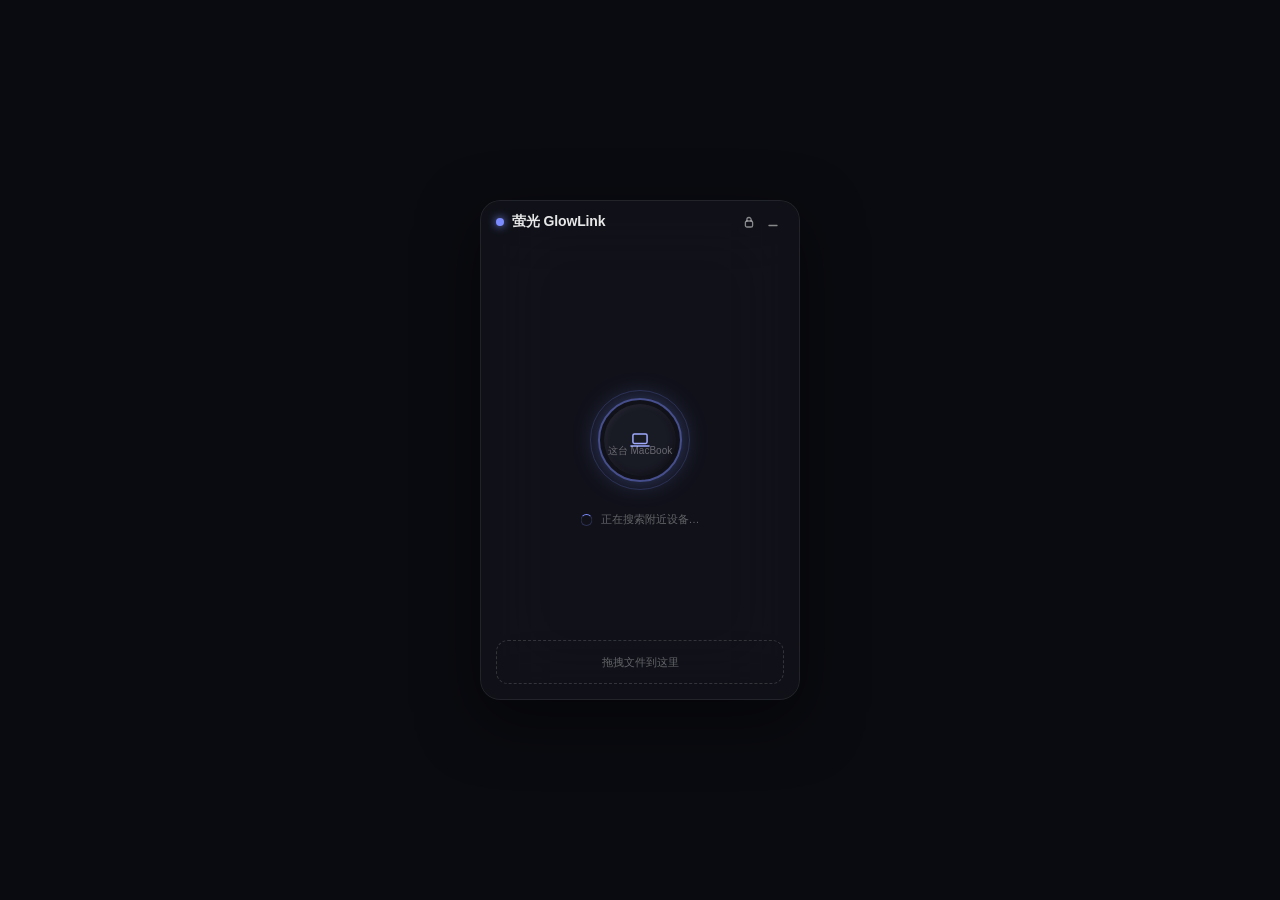
<file: glowlink-design/window-dark.html>
<!doctype html>
<html lang="zh-CN" data-theme="dark">
  <head>
    <meta charset="utf-8" />
    <meta name="viewport" content="width=device-width, initial-scale=1" />
    <title>萤光 GlowLink · 深色小窗</title>
    <link rel="stylesheet" href="css/glowlink.css" />
  </head>
  <body class="desk">
    <!-- 320 × 500 玻璃小窗：标题栏 44 / 节点图 396 / 拖拽区 44 + 16 -->
    <main class="glow" data-glow>
      <div class="glow__window" data-window>
        <header class="titlebar">
          <span class="brand-dot" aria-hidden="true"></span>
          <h1 class="titlebar__name">萤光 GlowLink</h1>
          <div class="titlebar__actions">
            <button
              class="iconbtn"
              type="button"
              data-act="privacy"
              aria-label="隐私承诺"
              aria-expanded="false"
            >
              <svg viewBox="0 0 14 14" fill="none" stroke="currentColor" stroke-width="1.3" stroke-linecap="round" stroke-linejoin="round" aria-hidden="true">
                <rect x="3.4" y="6" width="7.2" height="6" rx="1.6" />
                <path d="M4.9 6V4.6a2.1 2.1 0 0 1 4.2 0V6" />
              </svg>
            </button>
            <button class="iconbtn" type="button" data-act="tray" aria-label="收进托盘">
              <svg viewBox="0 0 14 14" fill="none" stroke="currentColor" stroke-width="1.3" stroke-linecap="round" aria-hidden="true">
                <path d="M3 10.5h8" />
              </svg>
            </button>
          </div>
        </header>

        <section class="graph" data-graph>
          <svg class="graph__wires" data-wires viewBox="0 0 320 396" aria-hidden="true"></svg>

          <!-- 本机中心节点 84px · 窗口坐标 (160, 240) -->
          <div class="node node--self">
            <span class="node__halo" aria-hidden="true"></span>
            <span class="node__ring" aria-hidden="true"></span>
            <span class="node__disc">
              <svg class="node__icon" viewBox="0 0 28 28" fill="none" stroke="currentColor" stroke-width="1.9" stroke-linecap="round" stroke-linejoin="round" aria-hidden="true">
                <rect x="5" y="6.5" width="18" height="12" rx="1.8" />
                <path d="M2.5 21.5h23" />
              </svg>
            </span>
            <span class="node__label">这台 MacBook</span>
          </div>

          <!-- 手机 52px · (66, 86) -->
          <button class="node node--phone" type="button" data-device="phone" style="--tone: #00d2d3" aria-pressed="false">
            <span class="node__halo" aria-hidden="true"></span>
            <span class="node__ring" aria-hidden="true"></span>
            <span class="node__disc">
              <svg class="node__icon" viewBox="0 0 18 18" fill="none" stroke="currentColor" stroke-width="1.4" stroke-linecap="round" stroke-linejoin="round" aria-hidden="true">
                <rect x="6" y="2.5" width="6" height="13" rx="1.6" />
                <path d="M8.4 13.1h1.2" />
              </svg>
            </span>
            <span class="node__label">Pixel 9</span>
          </button>

          <!-- 平板 52px · (254, 86) -->
          <button class="node node--tablet" type="button" data-device="tablet" style="--tone: #a29bfe" aria-pressed="false">
            <span class="node__halo" aria-hidden="true"></span>
            <span class="node__ring" aria-hidden="true"></span>
            <span class="node__disc">
              <svg class="node__icon" viewBox="0 0 18 18" fill="none" stroke="currentColor" stroke-width="1.4" stroke-linecap="round" stroke-linejoin="round" aria-hidden="true">
                <rect x="3.6" y="2.5" width="10.8" height="13" rx="1.6" />
                <path d="M7.9 13.1h2.2" />
              </svg>
            </span>
            <span class="node__label">iPad mini</span>
          </button>

          <!-- 台式机 52px · (160, 364) -->
          <button class="node node--desktop" type="button" data-device="desktop" style="--tone: #fd79a8" aria-pressed="false">
            <span class="node__halo" aria-hidden="true"></span>
            <span class="node__ring" aria-hidden="true"></span>
            <span class="node__disc">
              <svg class="node__icon" viewBox="0 0 18 18" fill="none" stroke="currentColor" stroke-width="1.4" stroke-linecap="round" stroke-linejoin="round" aria-hidden="true">
                <rect x="2.5" y="3.4" width="13" height="8.6" rx="1.5" />
                <path d="M6.4 15.4h5.2M9 12v3.4" />
              </svg>
            </span>
            <span class="node__label">桌面主机</span>
          </button>

          <p class="empty-note">
            <span class="spinner" aria-hidden="true"></span>
            <span>正在搜索附近设备…</span>
          </p>
        </section>

        <div class="dropzone" data-drop role="button" tabindex="0" aria-label="拖拽文件到这里发送，或按回车选择文件">
          <span data-drop-text>拖拽文件到这里</span>
        </div>

        <div class="xfer" data-xfer hidden>
          <div class="xfer__row">
            <span class="xfer__name" data-x-name>—</span>
            <span class="xfer__pct" data-x-pct>0%</span>
          </div>
          <div class="xfer__bar"><i data-x-bar></i></div>
          <p class="xfer__meta" data-x-meta>—</p>
          <div class="xfer__actions" data-x-actions hidden>
            <button class="minibtn minibtn--accent" type="button" data-act="again">再发一个</button>
            <button class="minibtn" type="button" data-act="close">关闭</button>
          </div>
        </div>

        <div class="privacy" data-privacy hidden>
          <p class="privacy__title">隐私承诺</p>
          <p class="privacy__row">无云端 · 无中转</p>
          <p class="privacy__row">无注册 · 无账号</p>
          <p class="privacy__row">无遥测 · 无日志</p>
          <p class="privacy__foot">可自行抓包验证：仅 UDP 广播 8888 与 TCP 点对点数据。</p>
        </div>

        <button class="traybar" type="button" data-traybar>
          <span class="brand-dot" aria-hidden="true"></span>
          <span>已驻留托盘</span>
          <span class="traybar__hint">· 点击恢复</span>
        </button>

        <input type="file" multiple hidden data-file />
      </div>
    </main>
    <script src="js/glowlink.js"></script>
  </body>
</html>
</file>
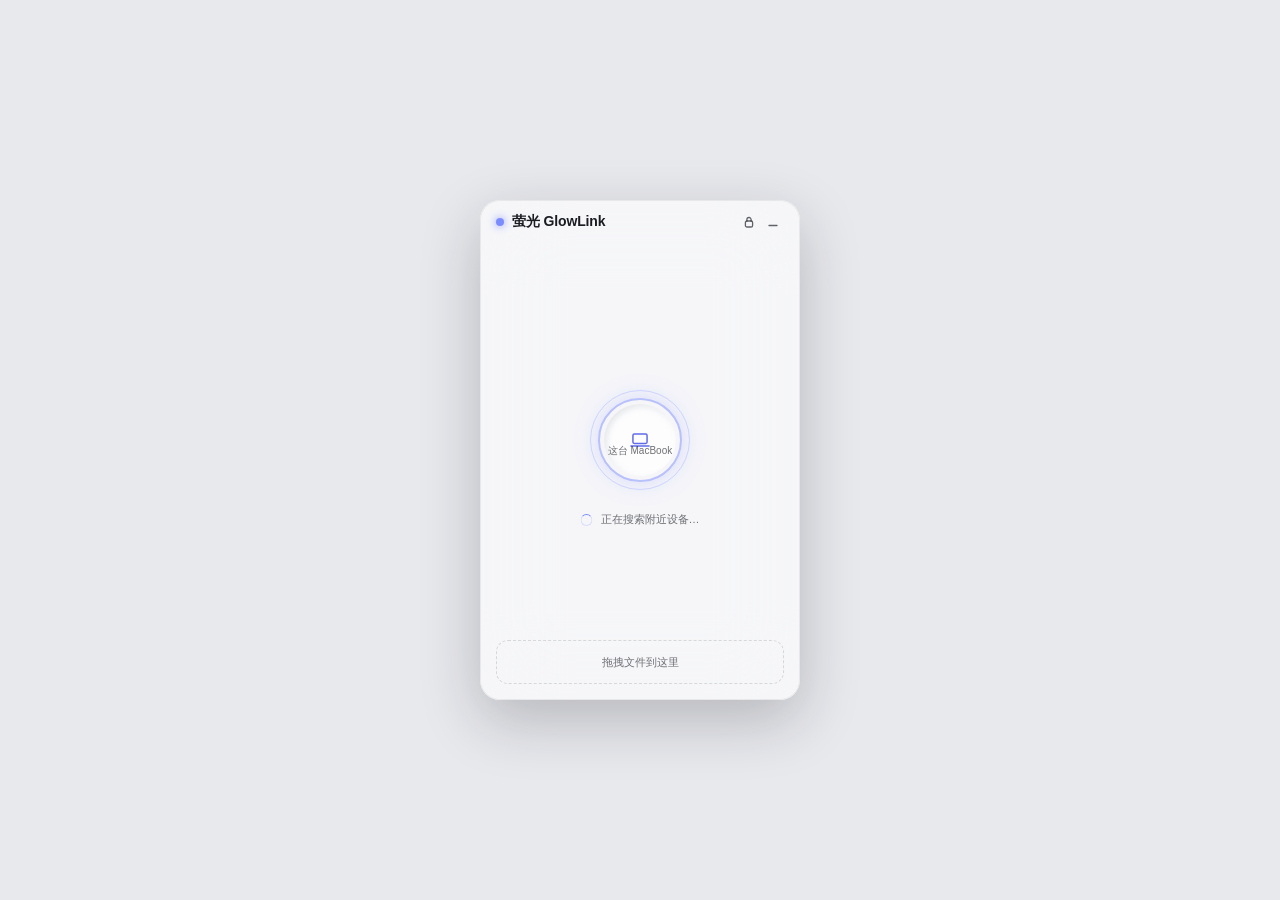
<file: glowlink-design/window-light.html>
<!doctype html>
<html lang="zh-CN" data-theme="light">
  <head>
    <meta charset="utf-8" />
    <meta name="viewport" content="width=device-width, initial-scale=1" />
    <title>萤光 GlowLink · 深色小窗</title>
    <link rel="stylesheet" href="css/glowlink.css" />
  </head>
  <body class="desk">
    <!-- 320 × 500 玻璃小窗：标题栏 44 / 节点图 396 / 拖拽区 44 + 16 -->
    <main class="glow" data-glow>
      <div class="glow__window" data-window>
        <header class="titlebar">
          <span class="brand-dot" aria-hidden="true"></span>
          <h1 class="titlebar__name">萤光 GlowLink</h1>
          <div class="titlebar__actions">
            <button
              class="iconbtn"
              type="button"
              data-act="privacy"
              aria-label="隐私承诺"
              aria-expanded="false"
            >
              <svg viewBox="0 0 14 14" fill="none" stroke="currentColor" stroke-width="1.3" stroke-linecap="round" stroke-linejoin="round" aria-hidden="true">
                <rect x="3.4" y="6" width="7.2" height="6" rx="1.6" />
                <path d="M4.9 6V4.6a2.1 2.1 0 0 1 4.2 0V6" />
              </svg>
            </button>
            <button class="iconbtn" type="button" data-act="tray" aria-label="收进托盘">
              <svg viewBox="0 0 14 14" fill="none" stroke="currentColor" stroke-width="1.3" stroke-linecap="round" aria-hidden="true">
                <path d="M3 10.5h8" />
              </svg>
            </button>
          </div>
        </header>

        <section class="graph" data-graph>
          <svg class="graph__wires" data-wires viewBox="0 0 320 396" aria-hidden="true"></svg>

          <!-- 本机中心节点 84px · 窗口坐标 (160, 240) -->
          <div class="node node--self">
            <span class="node__halo" aria-hidden="true"></span>
            <span class="node__ring" aria-hidden="true"></span>
            <span class="node__disc">
              <svg class="node__icon" viewBox="0 0 28 28" fill="none" stroke="currentColor" stroke-width="1.9" stroke-linecap="round" stroke-linejoin="round" aria-hidden="true">
                <rect x="5" y="6.5" width="18" height="12" rx="1.8" />
                <path d="M2.5 21.5h23" />
              </svg>
            </span>
            <span class="node__label">这台 MacBook</span>
          </div>

          <!-- 手机 52px · (66, 86) -->
          <button class="node node--phone" type="button" data-device="phone" style="--tone: #00d2d3" aria-pressed="false">
            <span class="node__halo" aria-hidden="true"></span>
            <span class="node__ring" aria-hidden="true"></span>
            <span class="node__disc">
              <svg class="node__icon" viewBox="0 0 18 18" fill="none" stroke="currentColor" stroke-width="1.4" stroke-linecap="round" stroke-linejoin="round" aria-hidden="true">
                <rect x="6" y="2.5" width="6" height="13" rx="1.6" />
                <path d="M8.4 13.1h1.2" />
              </svg>
            </span>
            <span class="node__label">Pixel 9</span>
          </button>

          <!-- 平板 52px · (254, 86) -->
          <button class="node node--tablet" type="button" data-device="tablet" style="--tone: #a29bfe" aria-pressed="false">
            <span class="node__halo" aria-hidden="true"></span>
            <span class="node__ring" aria-hidden="true"></span>
            <span class="node__disc">
              <svg class="node__icon" viewBox="0 0 18 18" fill="none" stroke="currentColor" stroke-width="1.4" stroke-linecap="round" stroke-linejoin="round" aria-hidden="true">
                <rect x="3.6" y="2.5" width="10.8" height="13" rx="1.6" />
                <path d="M7.9 13.1h2.2" />
              </svg>
            </span>
            <span class="node__label">iPad mini</span>
          </button>

          <!-- 台式机 52px · (160, 364) -->
          <button class="node node--desktop" type="button" data-device="desktop" style="--tone: #fd79a8" aria-pressed="false">
            <span class="node__halo" aria-hidden="true"></span>
            <span class="node__ring" aria-hidden="true"></span>
            <span class="node__disc">
              <svg class="node__icon" viewBox="0 0 18 18" fill="none" stroke="currentColor" stroke-width="1.4" stroke-linecap="round" stroke-linejoin="round" aria-hidden="true">
                <rect x="2.5" y="3.4" width="13" height="8.6" rx="1.5" />
                <path d="M6.4 15.4h5.2M9 12v3.4" />
              </svg>
            </span>
            <span class="node__label">桌面主机</span>
          </button>

          <p class="empty-note">
            <span class="spinner" aria-hidden="true"></span>
            <span>正在搜索附近设备…</span>
          </p>
        </section>

        <div class="dropzone" data-drop role="button" tabindex="0" aria-label="拖拽文件到这里发送，或按回车选择文件">
          <span data-drop-text>拖拽文件到这里</span>
        </div>

        <div class="xfer" data-xfer hidden>
          <div class="xfer__row">
            <span class="xfer__name" data-x-name>—</span>
            <span class="xfer__pct" data-x-pct>0%</span>
          </div>
          <div class="xfer__bar"><i data-x-bar></i></div>
          <p class="xfer__meta" data-x-meta>—</p>
          <div class="xfer__actions" data-x-actions hidden>
            <button class="minibtn minibtn--accent" type="button" data-act="again">再发一个</button>
            <button class="minibtn" type="button" data-act="close">关闭</button>
          </div>
        </div>

        <div class="privacy" data-privacy hidden>
          <p class="privacy__title">隐私承诺</p>
          <p class="privacy__row">无云端 · 无中转</p>
          <p class="privacy__row">无注册 · 无账号</p>
          <p class="privacy__row">无遥测 · 无日志</p>
          <p class="privacy__foot">可自行抓包验证：仅 UDP 广播 8888 与 TCP 点对点数据。</p>
        </div>

        <button class="traybar" type="button" data-traybar>
          <span class="brand-dot" aria-hidden="true"></span>
          <span>已驻留托盘</span>
          <span class="traybar__hint">· 点击恢复</span>
        </button>

        <input type="file" multiple hidden data-file />
      </div>
    </main>
    <script src="js/glowlink.js"></script>
  </body>
</html>
</file>
<file: glowlink-design/css/glowlink.css>
/* ============================================================
   萤光 GlowLink — 320×500 小窗设计系统
   数值来源：Figma 复刻规格文档（权威）+ brand-spec.md
   深色 / 浅色两套 token，结构与类名共用，保证 1:1 复刻一致。
   ============================================================ */

/* ---------- 1. Token：深色主题（权威值） ---------- */
html[data-theme="dark"] {
  --desk: #0a0b10;
  --win-bg: rgba(22, 24, 32, 0.55);
  --win-border: rgba(255, 255, 255, 0.08);
  --win-shadow: 0 20px 60px rgba(0, 0, 0, 0.5);
  --win-blur: 40px;

  --node-self: #7c8cff;
  --node-phone: #00d2d3;
  --node-tablet: #a29bfe;
  --node-desktop: #fd79a8;
  --icon-self: #a0aaff;
  --halo: rgba(124, 140, 255, 0.2);
  --ring-mix: 50%;
  --disc-self: rgba(30, 32, 44, 0.6);
  --disc: rgba(28, 30, 40, 0.7);
  --disc-shadow: inset 2px 2px 6px rgba(255, 255, 255, 0.06),
    inset -2px -2px 6px rgba(0, 0, 0, 0.3);
  --self-glow: 0 0 24px rgba(124, 140, 255, 0.35);
  --node-glow: 0 0 16px rgba(124, 140, 255, 0.2);

  --text-primary: rgba(255, 255, 255, 0.9);
  --text-secondary: rgba(255, 255, 255, 0.5);
  --text-muted: rgba(255, 255, 255, 0.35);
  --text-hint: rgba(255, 255, 255, 0.4);

  --drop-border: rgba(255, 255, 255, 0.15);
  --drop-hover-bg: rgba(124, 140, 255, 0.1);
  --card-bg: rgba(20, 22, 30, 0.7);
  --card-blur: 20px;
  --card-shadow: 0 8px 28px rgba(0, 0, 0, 0.4);
  --bar-bg: rgba(255, 255, 255, 0.08);
  --fill-from: #00d2d3;
  --fill-to: #7c8cff;
  --xfer-name: rgba(255, 255, 255, 0.85);
  --pct: #00d2d3;
  --hairline: rgba(255, 255, 255, 0.08);
  --hover-bg: rgba(255, 255, 255, 0.06);
  --iconbtn-hover: rgba(255, 255, 255, 0.08);
}

/* ---------- 2. Token：浅色主题（规格 §6） ---------- */
html[data-theme="light"] {
  --desk: #e8e9ed;
  --win-bg: rgba(255, 255, 255, 0.6);
  --win-border: rgba(0, 0, 0, 0.06);
  --win-shadow: 0 20px 60px rgba(24, 26, 34, 0.24);
  --win-blur: 40px;

  --node-self: #7c8cff;
  --node-phone: #00d2d3;
  --node-tablet: #a29bfe;
  --node-desktop: #fd79a8;
  /* 规格外修正：规格 §6 的 50% / 35% 墨色在白底只有 3.24:1 / 2.16:1，
     10–11px 小字不可读；按 AA 4.5:1 反推得到的落地值。 */
  --icon-self: #5f6be8;
  --halo: rgba(124, 140, 255, 0.28);
  --ring-mix: 55%;
  --disc-self: rgba(255, 255, 255, 0.72);
  --disc: rgba(255, 255, 255, 0.82);
  /* 浮雕：白 70% @ -2/-2，暗 #D1D5DB 70% @ +2/+2 */
  --disc-shadow: inset -2px -2px 6px rgba(255, 255, 255, 0.7),
    inset 2px 2px 6px rgba(209, 213, 219, 0.7);
  --self-glow: 0 0 24px rgba(124, 140, 255, 0.28);
  --node-glow: 0 0 16px rgba(124, 140, 255, 0.22);

  --text-primary: #1a1c22;
  --text-secondary: rgba(26, 28, 34, 0.68);
  --text-muted: rgba(26, 28, 34, 0.62);
  --text-hint: rgba(26, 28, 34, 0.64);

  --drop-border: rgba(26, 28, 34, 0.14);
  --drop-hover-bg: rgba(124, 140, 255, 0.12);
  --card-bg: rgba(255, 255, 255, 0.78);
  --card-blur: 20px;
  --card-shadow: 0 8px 28px rgba(24, 26, 34, 0.16);
  --bar-bg: rgba(26, 28, 34, 0.08);
  --fill-from: #00b9bd;
  --fill-to: #6c78f5;
  --xfer-name: rgba(26, 28, 34, 0.85);
  --pct: #00a8ad;
  --hairline: rgba(26, 28, 34, 0.08);
  --hover-bg: rgba(26, 28, 34, 0.05);
  --iconbtn-hover: rgba(26, 28, 34, 0.07);
}

/* 浅色主题的图标墨色：辉光色直接画在白盘上只有 1.86–2.94:1，
   换用同色相压暗版本（非文字目标 ≥ 3:1，实测 4.13–5.87）。 */
[data-theme="light"] .node--phone {
  --tone-ink: #008a8c;
}
[data-theme="light"] .node--tablet {
  --tone-ink: #5f52c8;
}
[data-theme="light"] .node--desktop {
  --tone-ink: #c0346b;
}
[data-theme="light"] .node--self {
  --tone-ink: #5f6be8;
}

/* ---------- 3. 基座 ---------- */
* {
  box-sizing: border-box;
  margin: 0;
  padding: 0;
}

html,
body {
  height: 100%;
}

body.desk {
  display: grid;
  place-items: center;
  overflow: hidden;
  background: var(--desk);
  color: var(--text-primary);
  font-family: "SF Pro Text", -apple-system, BlinkMacSystemFont, "PingFang SC",
    "Helvetica Neue", sans-serif;
  font-size: 12px;
  -webkit-font-smoothing: antialiased;
  -moz-osx-font-smoothing: grayscale;
}

/* ---------- 4. 窗体：320 × 500 ---------- */
.glow__window {
  position: relative;
  width: 320px;
  height: 500px;
  border-radius: 20px;
  overflow: hidden;
  background: var(--win-bg);
  box-shadow: var(--win-shadow);
  backdrop-filter: blur(var(--win-blur)) saturate(140%);
  -webkit-backdrop-filter: blur(var(--win-blur)) saturate(140%);
  display: flex;
  flex-direction: column;
  user-select: none;
  -webkit-user-select: none;
  transition: height 0.45s cubic-bezier(0.22, 1, 0.36, 1);
}

/* 1px 描边按 Figma「内侧描边」语义绘制：不占布局，
   保证画板内容盒精确等于 320 × 500。 */
.glow__window::after {
  content: "";
  position: absolute;
  inset: 0;
  z-index: 6;
  pointer-events: none;
  border: 1px solid var(--win-border);
  border-radius: 20px;
}

/* ---------- 5. 顶部栏 44px ---------- */
.titlebar {
  flex: 0 0 44px;
  height: 44px;
  padding: 0 16px;
  display: flex;
  align-items: center;
  gap: 8px;
  transition: opacity 0.2s ease;
}

.brand-dot {
  width: 8px;
  height: 8px;
  border-radius: 50%;
  background: var(--node-self);
  box-shadow: 0 0 8px var(--node-self);
  flex: 0 0 8px;
}

.titlebar__name {
  font-size: 14px;
  font-weight: 600;
  letter-spacing: -0.01em;
  color: var(--text-primary);
}

.titlebar__actions {
  margin-left: auto;
  display: flex;
  align-items: center;
  gap: 2px;
}

.iconbtn {
  width: 22px;
  height: 22px;
  display: grid;
  place-items: center;
  border: 0;
  border-radius: 6px;
  background: transparent;
  color: var(--text-secondary);
  cursor: pointer;
  transition: background 0.15s ease, color 0.15s ease;
}

.iconbtn svg {
  width: 14px;
  height: 14px;
}

.iconbtn:hover {
  background: var(--iconbtn-hover);
  color: var(--text-primary);
}

.iconbtn[aria-expanded="true"] {
  background: var(--iconbtn-hover);
  color: var(--text-primary);
}

.iconbtn:focus-visible,
.dropzone:focus-visible,
.node:focus-visible,
.minibtn:focus-visible,
.traybar:focus-visible {
  outline: 1.5px solid var(--node-self);
  outline-offset: 2px;
}

/* ---------- 6. 节点图 396px ---------- */
.graph {
  position: relative;
  flex: 1 1 auto;
  height: 396px;
  transition: opacity 0.2s ease;
}

/* 连线永远在节点之下：虚线不再从图标上穿过 */
.graph__wires {
  position: absolute;
  inset: 0;
  width: 100%;
  height: 100%;
  z-index: 0;
  pointer-events: none;
}

.wire {
  fill: none;
  stroke-linecap: round;
}

.wire--base {
  stroke: var(--wire-color, var(--node-self));
  stroke-width: 1;
  opacity: 0.22;
}

.wire--flow {
  stroke: var(--wire-color, var(--node-self));
  stroke-width: 1.5;
  stroke-dasharray: 5 9;
  animation: flow 1s linear infinite;
}

@keyframes flow {
  to {
    stroke-dashoffset: -14;
  }
}

/* ---------- 7. 节点（84px 本机 / 52px 设备） ---------- */
.node {
  position: absolute;
  width: 52px;
  height: 52px;
  transform: translate(-50%, -50%);
  display: grid;
  place-items: center;
  z-index: 1;
  border: 0;
  background: none;
  padding: 0;
}

.node__ring {
  position: absolute;
  inset: 0;
  border-radius: 50%;
  border: 1.5px solid
    color-mix(in oklab, var(--tone) var(--ring-mix), transparent);
  box-shadow: 0 0 16px
    color-mix(in oklab, var(--tone) 20%, transparent);
  transition: border-color 0.2s ease, box-shadow 0.2s ease;
}

.node__disc {
  position: absolute;
  inset: 4px;
  border-radius: 50%;
  background: var(--disc);
  box-shadow: var(--disc-shadow);
  display: grid;
  place-items: center;
  transition: background 0.2s ease;
}

.node__icon {
  width: 18px;
  height: 18px;
  color: var(--tone-ink, var(--tone));
}
.node__label {
  position: absolute;
  top: 58px;
  left: 50%;
  transform: translateX(-50%);
  font-size: 10px;
  line-height: 1;
  color: var(--text-secondary);
  white-space: nowrap;
}

/* 本机中心节点 */
.node--self {
  --tone: var(--node-self);
  left: 160px;
  top: 196px;
  width: 84px;
  height: 84px;
  cursor: default;
}

.node--self .node__ring {
  border-width: 2px;
  border-color: rgba(124, 140, 255, 0.5);
  box-shadow: var(--self-glow);
}

.node--self .node__disc {
  inset: 6px;
  background: var(--disc-self);
}

/* 中心图标收到 22px：28px 时图标几乎撑满 72px 内圆，
   和 2px 环、外发光一起把视觉重量压得太满，本机看着像按钮。 */
.node--self .node__icon {
  width: 22px;
  height: 22px;
  color: var(--icon-self);
}

.node--self .node__label {
  top: 48px;
  color: var(--text-muted);
}

/* 呼吸光圈：inset -8px，3s 1 → 1.15
   规格 §3.2 只把光圈给本机中心节点；设备节点平时不呼吸，
   仅传输态的目标设备亮起，避免四圈同时脉动。 */
.node__halo {
  position: absolute;
  inset: -8px;
  border-radius: 50%;
  border: 1px solid var(--halo);
  opacity: 0;
  pointer-events: none;
}

.node--self .node__halo,
.node.is-target .node__halo {
  opacity: 1;
  animation: breathe 3s ease-in-out infinite;
}

@keyframes breathe {
  0%,
  100% {
    transform: scale(1);
    opacity: 0.9;
  }
  50% {
    transform: scale(1.15);
    opacity: 0.25;
  }
}

/* 设备节点：坐标即契约 */
.node--phone {
  left: 66px;
  top: 42px;
}
.node--tablet {
  left: 254px;
  top: 42px;
}
.node--desktop {
  left: 160px;
  top: 320px;
}

/* 图标尺寸按外轮廓宽度补偿：手机机身最窄，18px 下几乎读不出来，
   给到 21px；平板 18px 足够；桌面显示器横向宽，19px 视觉重量对齐。 */
.node--phone .node__icon {
  width: 21px;
  height: 21px;
}
.node--desktop .node__icon {
  width: 19px;
  height: 19px;
}

.node[hidden] {
  display: none;
}

.node[data-device] {
  cursor: pointer;
}

.node[data-device]:hover .node__ring {
  border-color: color-mix(in oklab, var(--tone) 78%, transparent);
  box-shadow: 0 0 20px
    color-mix(in oklab, var(--tone) 34%, transparent);
}

.node.is-selected .node__ring {
  border-color: var(--tone);
  box-shadow: 0 0 22px color-mix(in oklab, var(--tone) 46%, transparent);
}

.node.is-selected .node__disc {
  background: color-mix(in oklab, var(--tone) 16%, var(--disc));
}

.node.is-source .node__ring,
.node.is-target .node__ring {
  border-color: var(--tone);
  box-shadow: 0 0 24px color-mix(in oklab, var(--tone) 52%, transparent);
}

.node.is-target .node__halo {
  animation-duration: 1.5s;
}

/* 发现 / 空态 / 传输态：三个状态互斥 */
.graph {
  --dev-opacity: 0;
}

.is-discover .graph,
.is-transfer .graph {
  --dev-opacity: 1;
}

.node[data-device] {
  opacity: var(--dev-opacity);
  transform: translate(-50%, -50%) scale(var(--dev-scale, 0.9));
  transition: opacity 0.28s ease, transform 0.28s cubic-bezier(0.22, 1, 0.36, 1);
}

/* 失重漂浮：设备像漂在水面上，微微起伏并带一点倾斜。
   位移走独立的 translate / rotate 属性，而不是 transform —— transform 已经被
   定位用的 translate(-50%,-50%) 和入场缩放占了，拆成独立属性后三段位移在同一条
   变换链上依次生效，且不会吃掉入场缩放的 transition。各节点错相，避免整齐划一
   地一起晃。left / top 契约坐标不动，浮动是叠加在其上的视觉层。 */
@property --drift-x {
  syntax: "<length>";
  inherits: false;
  initial-value: 0px;
}
@property --drift-y {
  syntax: "<length>";
  inherits: false;
  initial-value: 0px;
}
@property --drift-r {
  syntax: "<angle>";
  inherits: false;
  initial-value: 0deg;
}

.node[data-device] {
  translate: var(--drift-x) var(--drift-y);
  rotate: var(--drift-r);
  animation: drift 7s ease-in-out infinite;
}

.node--phone {
  --drift-delay: 0s;
}
.node--tablet {
  --drift-delay: -2.3s;
}
.node--desktop {
  --drift-delay: -4.7s;
}

.node[data-device] {
  animation-delay: var(--drift-delay, 0s);
}

@keyframes drift {
  0%,
  100% {
    --drift-x: 0px;
    --drift-y: 0px;
    --drift-r: 0deg;
  }
  32% {
    --drift-x: 3.5px;
    --drift-y: -4.5px;
    --drift-r: -1.2deg;
  }
  66% {
    --drift-x: -2.5px;
    --drift-y: 3px;
    --drift-r: 0.9deg;
  }
}

.is-discover .node[data-device],
.is-transfer .node[data-device] {
  --dev-scale: 1;
}

/* 空态：自机 + spinner + 提示 */
.empty-note {
  position: absolute;
  left: 50%;
  top: 268px;
  transform: translateX(-50%);
  display: flex;
  align-items: center;
  gap: 8px;
  font-size: 11px;
  color: var(--text-muted);
  white-space: nowrap;
  opacity: 0;
  visibility: hidden;
  transition: opacity 0.25s ease;
}

.is-empty .empty-note {
  opacity: 1;
  visibility: visible;
}

.spinner {
  width: 12px;
  height: 12px;
  border-radius: 50%;
  border: 1.5px solid rgba(124, 140, 255, 0.25);
  border-top-color: var(--node-self);
  animation: spin 0.9s linear infinite;
}

@keyframes spin {
  to {
    transform: rotate(360deg);
  }
}

/* ---------- 8. 底部拖拽区 44px ---------- */
.dropzone {
  flex: 0 0 44px;
  height: 44px;
  margin: 0 16px 16px;
  border-radius: 12px;
  border: 1.5px dashed var(--drop-border);
  display: grid;
  place-items: center;
  font-size: 11px;
  color: var(--text-muted);
  cursor: pointer;
  transition: border-color 0.18s ease, background 0.18s ease,
    color 0.18s ease, opacity 0.2s ease;
}

.dropzone:hover {
  color: var(--text-hint);
}

.dropzone.is-over {
  border-color: var(--node-self);
  background: var(--drop-hover-bg);
  color: var(--text-secondary);
}

.dropzone.is-denied {
  border-color: var(--node-desktop);
  color: var(--text-secondary);
  animation: shake 0.36s ease;
}

@keyframes shake {
  0%,
  100% {
    transform: translateX(0);
  }
  25% {
    transform: translateX(-4px);
  }
  75% {
    transform: translateX(4px);
  }
}

/* ---------- 9. 文件传输卡 200px ---------- */
.xfer {
  position: absolute;
  right: 12px;
  bottom: 70px;
  z-index: 5;
  width: 200px;
  padding: 12px;
  border-radius: 12px;
  background: var(--card-bg);
  border: 1px solid var(--win-border);
  box-shadow: var(--card-shadow);
  backdrop-filter: blur(var(--card-blur));
  -webkit-backdrop-filter: blur(var(--card-blur));
  animation: cardIn 0.24s cubic-bezier(0.22, 1, 0.36, 1);
}

.xfer[hidden] {
  display: none;
}

@keyframes cardIn {
  from {
    opacity: 0;
    transform: translateY(6px);
  }
}

.xfer__row {
  display: flex;
  align-items: baseline;
  gap: 8px;
}

.xfer__name {
  flex: 1 1 auto;
  min-width: 0;
  font-size: 11px;
  line-height: 1.3;
  color: var(--xfer-name);
  white-space: nowrap;
  overflow: hidden;
  text-overflow: ellipsis;
}

.xfer__pct {
  flex: 0 0 auto;
  font-size: 11px;
  font-weight: 600;
  color: var(--pct);
  font-variant-numeric: tabular-nums;
}

.xfer__bar {
  height: 4px;
  margin: 8px 0 7px;
  border-radius: 2px;
  background: var(--bar-bg);
  overflow: hidden;
}

.xfer__bar i {
  display: block;
  height: 100%;
  width: 0;
  border-radius: 2px;
  background: linear-gradient(90deg, var(--fill-from), var(--fill-to));
  transition: width 0.12s linear;
}

.xfer__meta {
  font-size: 9px;
  line-height: 1.4;
  color: var(--text-hint);
  font-variant-numeric: tabular-nums;
}

.xfer__actions {
  display: flex;
  gap: 6px;
  margin-top: 10px;
}

.xfer__actions[hidden] {
  display: none;
}

.minibtn {
  flex: 1 1 auto;
  height: 24px;
  border-radius: 8px;
  border: 1px solid var(--hairline);
  background: transparent;
  color: var(--text-secondary);
  font: inherit;
  font-size: 10px;
  cursor: pointer;
  transition: background 0.15s ease, color 0.15s ease;
}

.minibtn:hover {
  background: var(--hover-bg);
  color: var(--text-primary);
}

.minibtn--accent {
  color: var(--pct);
  border-color: color-mix(in oklab, var(--pct) 40%, transparent);
}

/* ---------- 10. 隐私承诺浮层 ---------- */
.privacy {
  position: absolute;
  top: 48px;
  right: 10px;
  z-index: 9;
  width: 236px;
  padding: 12px;
  border-radius: 14px;
  background: var(--card-bg);
  border: 1px solid var(--win-border);
  box-shadow: var(--card-shadow);
  backdrop-filter: blur(var(--card-blur));
  -webkit-backdrop-filter: blur(var(--card-blur));
  animation: cardIn 0.2s cubic-bezier(0.22, 1, 0.36, 1);
}

.privacy[hidden] {
  display: none;
}

.privacy__title {
  font-size: 11px;
  font-weight: 600;
  color: var(--text-primary);
  margin-bottom: 8px;
}

.privacy__row {
  display: flex;
  align-items: center;
  gap: 8px;
  font-size: 10.5px;
  line-height: 1.7;
  color: var(--text-secondary);
}

.privacy__row::before {
  content: "";
  width: 4px;
  height: 4px;
  border-radius: 50%;
  background: var(--node-self);
  flex: 0 0 4px;
}

.privacy__foot {
  margin-top: 9px;
  padding-top: 9px;
  border-top: 1px solid var(--hairline);
  font-size: 9.5px;
  line-height: 1.5;
  color: var(--text-muted);
}

/* ---------- 11. 收进托盘 ---------- */
.traybar {
  position: absolute;
  inset: 0 0 auto 0;
  height: 44px;
  z-index: 8;
  display: flex;
  align-items: center;
  justify-content: center;
  gap: 8px;
  font-size: 11px;
  color: var(--text-secondary);
  background: var(--win-bg);
  backdrop-filter: blur(var(--win-blur));
  -webkit-backdrop-filter: blur(var(--win-blur));
  border: 0;
  cursor: pointer;
  opacity: 0;
  pointer-events: none;
  transition: opacity 0.2s ease;
}

.traybar__hint {
  color: var(--text-muted);
}

.is-tray .glow__window {
  height: 44px;
}

.is-tray .titlebar,
.is-tray .graph,
.is-tray .dropzone,
.is-tray .xfer,
.is-tray .privacy {
  opacity: 0;
  pointer-events: none;
}

.is-tray .traybar {
  opacity: 1;
  pointer-events: auto;
}

/* ---------- 12. 无障碍 / 降级 ---------- */
@media (prefers-reduced-motion: reduce) {
  .node__halo,
  .node[data-device],
  .wire--flow,
  .spinner,
  .brand-dot {
    animation: none !important;
  }
  .xfer,
  .privacy {
    animation: none;
  }
  .glow__window {
    transition: none;
  }
}
</file>
